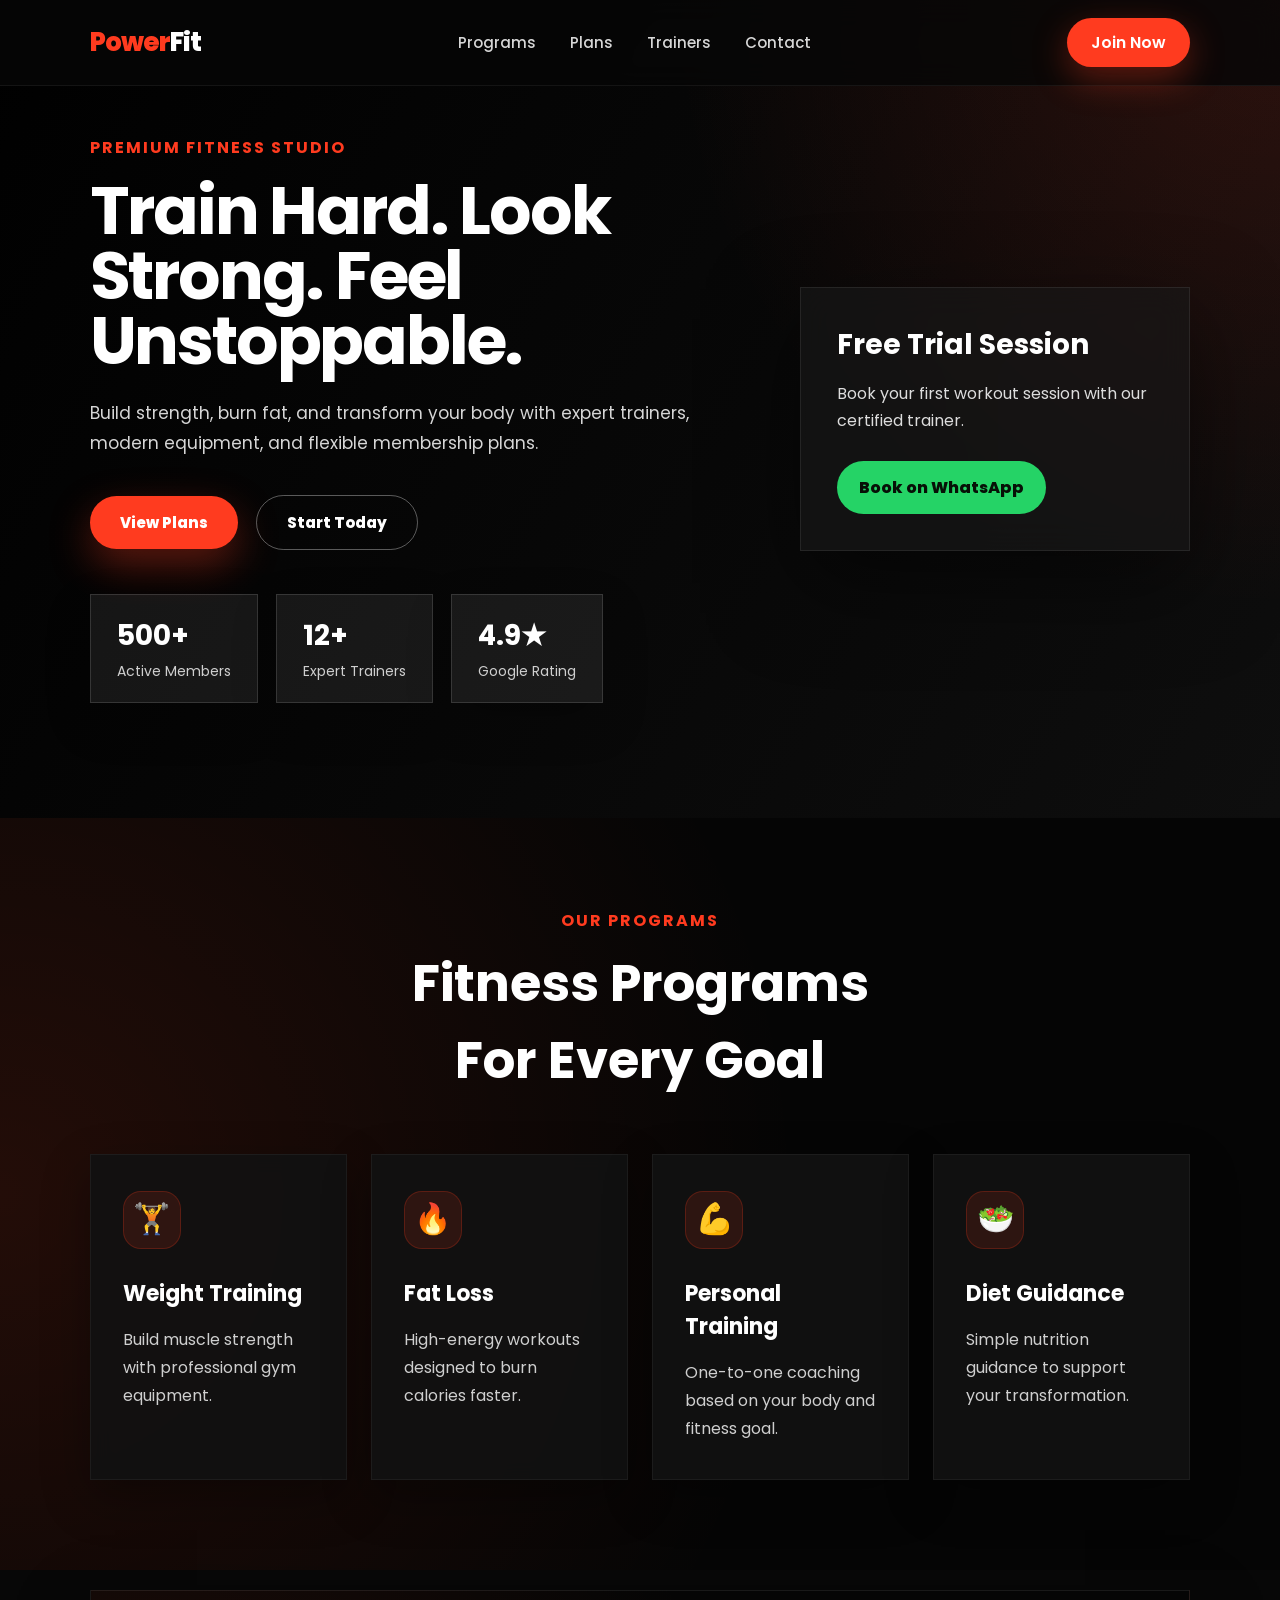
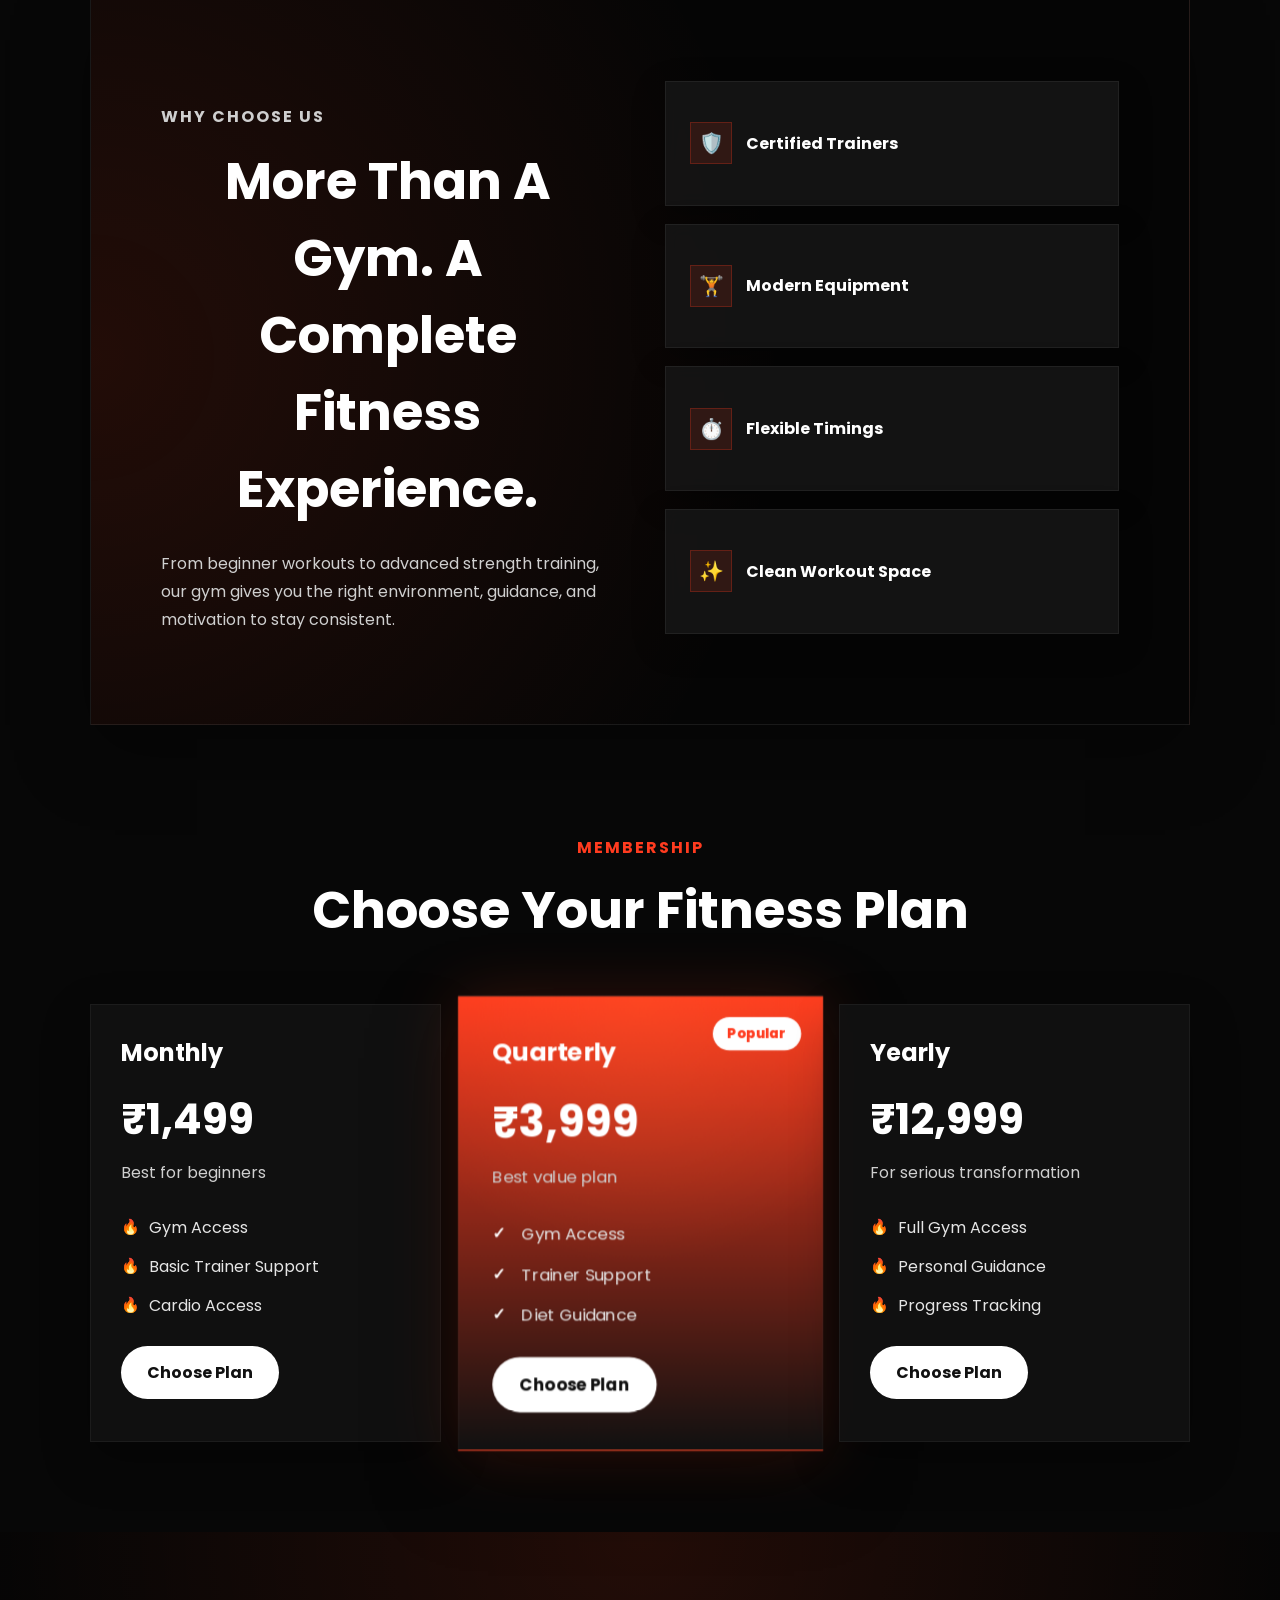
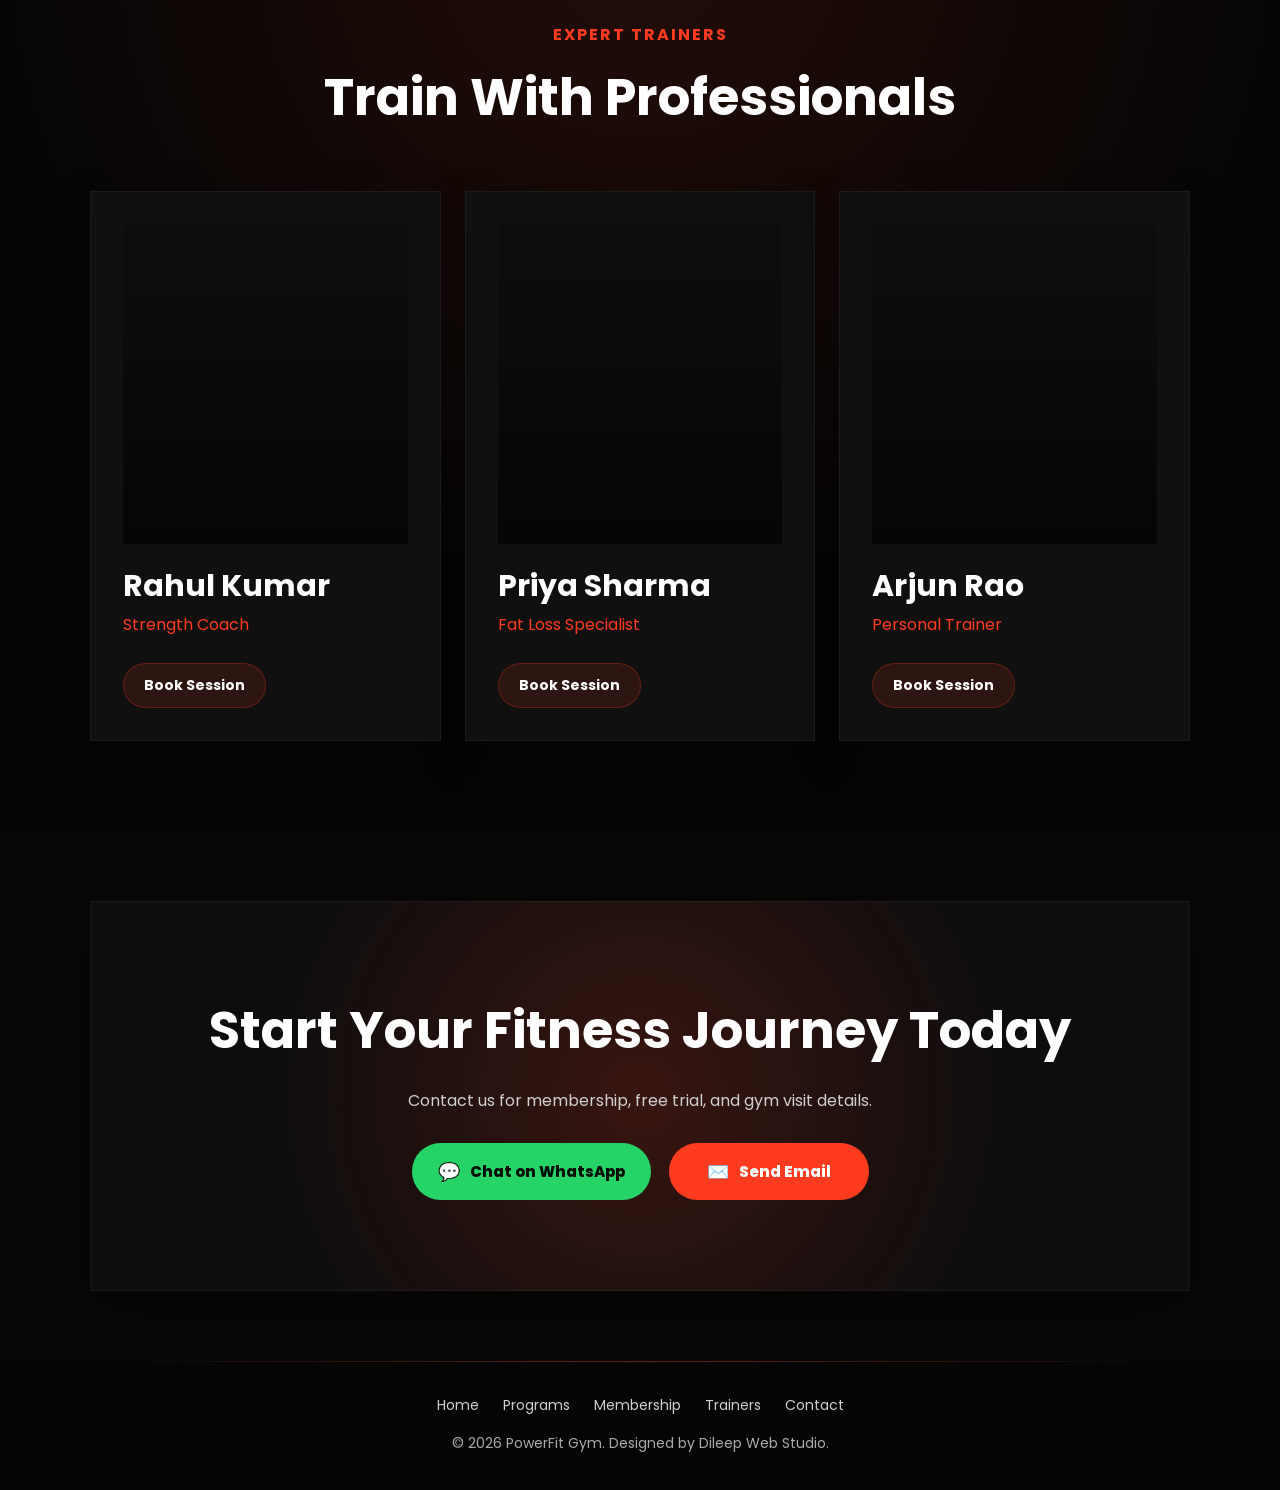
<file: gym/index.html>
<!DOCTYPE html>
<html lang="en">
<head>
  <meta charset="UTF-8" />
  <meta name="viewport" content="width=device-width, initial-scale=1.0" />
  <title>PowerFit Gym | Premium Fitness Website</title>
<link rel="icon" type="image/png"
href="/common/assets/logo.png">

<link rel="apple-touch-icon"
href="/common/assets/logo.png">
  <link rel="stylesheet" href="style.css" />

  <link rel="preconnect" href="https://fonts.googleapis.com">
  <link rel="preconnect" href="https://fonts.gstatic.com" crossorigin>
  <link
    href="https://fonts.googleapis.com/css2?family=Poppins:wght@400;500;600;700;800&display=swap"
    rel="stylesheet"
  />
</head>

<body>

  <!-- NAVBAR -->
  <header class="navbar">
    <a href="#" class="logo">
      <span>Power</span>Fit
    </a>

    <nav class="nav-menu" id="navMenu">
      <a href="#programs">Programs</a>
      <a href="#plans">Plans</a>
      <a href="#trainers">Trainers</a>
      <a href="#contact">Contact</a>
    </nav>

    <a href="#contact" class="nav-btn">Join Now</a>

    <button class="menu-toggle" id="menuToggle">☰</button>
  </header>

  <!-- HERO -->
  <section class="hero">
    <div class="hero-content">
      <p class="hero-tag">Premium Fitness Studio</p>
      <h1>Train Hard. Look Strong. Feel Unstoppable.</h1>
      <p class="hero-text">
        Build strength, burn fat, and transform your body with expert trainers,
        modern equipment, and flexible membership plans.
      </p>

      <div class="hero-buttons">
        <a href="#plans" class="primary-btn">View Plans</a>
        <a href="#contact" class="secondary-btn">Start Today</a>
      </div>

      <div class="hero-stats">
        <div>
          <h3>500+</h3>
          <p>Active Members</p>
        </div>
        <div>
          <h3>12+</h3>
          <p>Expert Trainers</p>
        </div>
        <div>
          <h3>4.9★</h3>
          <p>Google Rating</p>
        </div>
      </div>
    </div>

    <div class="hero-card">
      <h3>Free Trial Session</h3>
      <p>Book your first workout session with our certified trainer.</p>
      <a href="https://wa.me/917349753030?text=Hi%20I%20want%20to%20book%20a%20free%20gym%20trial%20session" target="_blank">
        Book on WhatsApp
      </a>
    </div>
  </section>

  <!-- PROGRAMS -->
  <section class="section programs-section" id="programs">
  <div class="section-heading">
    <p>Our Programs</p>
    <h2>Fitness Programs <span>For Every Goal</span></h2>
  </div>

  <div class="cards-grid">
    <div class="program-card">
      <div class="icon-box">🏋️</div>
      <h3>Weight Training</h3>
      <p>Build muscle strength with professional gym equipment.</p>
    </div>

    <div class="program-card">
      <div class="icon-box">🔥</div>
      <h3>Fat Loss</h3>
      <p>High-energy workouts designed to burn calories faster.</p>
    </div>

    <div class="program-card">
      <div class="icon-box">💪</div>
      <h3>Personal Training</h3>
      <p>One-to-one coaching based on your body and fitness goal.</p>
    </div>

    <div class="program-card">
      <div class="icon-box">🥗</div>
      <h3>Diet Guidance</h3>
      <p>Simple nutrition guidance to support your transformation.</p>
    </div>
  </div>
</section>

  <!-- WHY CHOOSE US -->
<section class="why-section">
  <div>
    <p class="small-title">Why Choose Us</p>
    <h2>More Than A Gym. A Complete Fitness Experience.</h2>
    <p>
      From beginner workouts to advanced strength training, our gym gives you
      the right environment, guidance, and motivation to stay consistent.
    </p>
  </div>

  <div class="why-list">
    <div><span>🛡️</span> Certified Trainers</div>
    <div><span>🏋️</span> Modern Equipment</div>
    <div><span>⏱️</span> Flexible Timings</div>
    <div><span>✨</span> Clean Workout Space</div>
  </div>
</section>

  <!-- PLANS -->
  <section class="section" id="plans">
    <div class="section-heading">
      <p>Membership</p>
      <h2>Choose Your Fitness Plan</h2>
    </div>

    <div class="pricing-grid">
      <div class="price-card">
        <h3>Monthly</h3>
        <h2>₹1,499</h2>
        <p>Best for beginners</p>
        <ul>
          <li>Gym Access</li>
          <li>Basic Trainer Support</li>
          <li>Cardio Access</li>
        </ul>
        <a href="#contact">Choose Plan</a>
      </div>

      <div class="price-card featured">
        <label>Popular</label>
        <h3>Quarterly</h3>
        <h2>₹3,999</h2>
        <p>Best value plan</p>
        <ul>
          <li>Gym Access</li>
          <li>Trainer Support</li>
          <li>Diet Guidance</li>
        </ul>
        <a href="#contact">Choose Plan</a>
      </div>

      <div class="price-card">
        <h3>Yearly</h3>
        <h2>₹12,999</h2>
        <p>For serious transformation</p>
        <ul>
          <li>Full Gym Access</li>
          <li>Personal Guidance</li>
          <li>Progress Tracking</li>
        </ul>
        <a href="#contact">Choose Plan</a>
      </div>
    </div>
  </section>

  <!-- TRAINERS -->
  <section class="section dark-section" id="trainers">
    <div class="section-heading">
      <p>Expert Trainers</p>
      <h2>Train With Professionals</h2>
    </div>

    <div class="trainer-grid">
      <div class="trainer-card">
        <div class="trainer-img"></div>
        <h3>Rahul Kumar</h3>
        <p>Strength Coach</p>
      </div>

      <div class="trainer-card">
        <div class="trainer-img trainer-2"></div>
        <h3>Priya Sharma</h3>
        <p>Fat Loss Specialist</p>
      </div>

      <div class="trainer-card">
        <div class="trainer-img trainer-3"></div>
        <h3>Arjun Rao</h3>
        <p>Personal Trainer</p>
      </div>
    </div>
  </section>

  <!-- CONTACT -->
  <section class="contact-section" id="contact">
    <h2>Start Your Fitness Journey Today</h2>
    <p>Contact us for membership, free trial, and gym visit details.</p>

    <div class="contact-buttons">
      <a class="whatsapp-btn" href="https://wa.me/917349753030?text=Hi%20I%20am%20interested%20in%20your%20gym%20membership" target="_blank">
        Chat on WhatsApp
      </a>

      <a class="email-btn" href="mailto:dileepwebstudio@gmail.com?subject=Gym Website Enquiry">
        Send Email
      </a>
    </div>
  </section>

  <!-- FOOTER -->
<footer>
  <div class="footer-links">
    <a href="#">Home</a>
    <a href="#programs">Programs</a>
    <a href="#plans">Membership</a>
    <a href="#trainers">Trainers</a>
    <a href="#contact">Contact</a>
  </div>

  <p>© 2026 PowerFit Gym. Designed by Dileep Web Studio.</p>
</footer>

  <script src="script.js"></script>
</body>
</html>
</file>
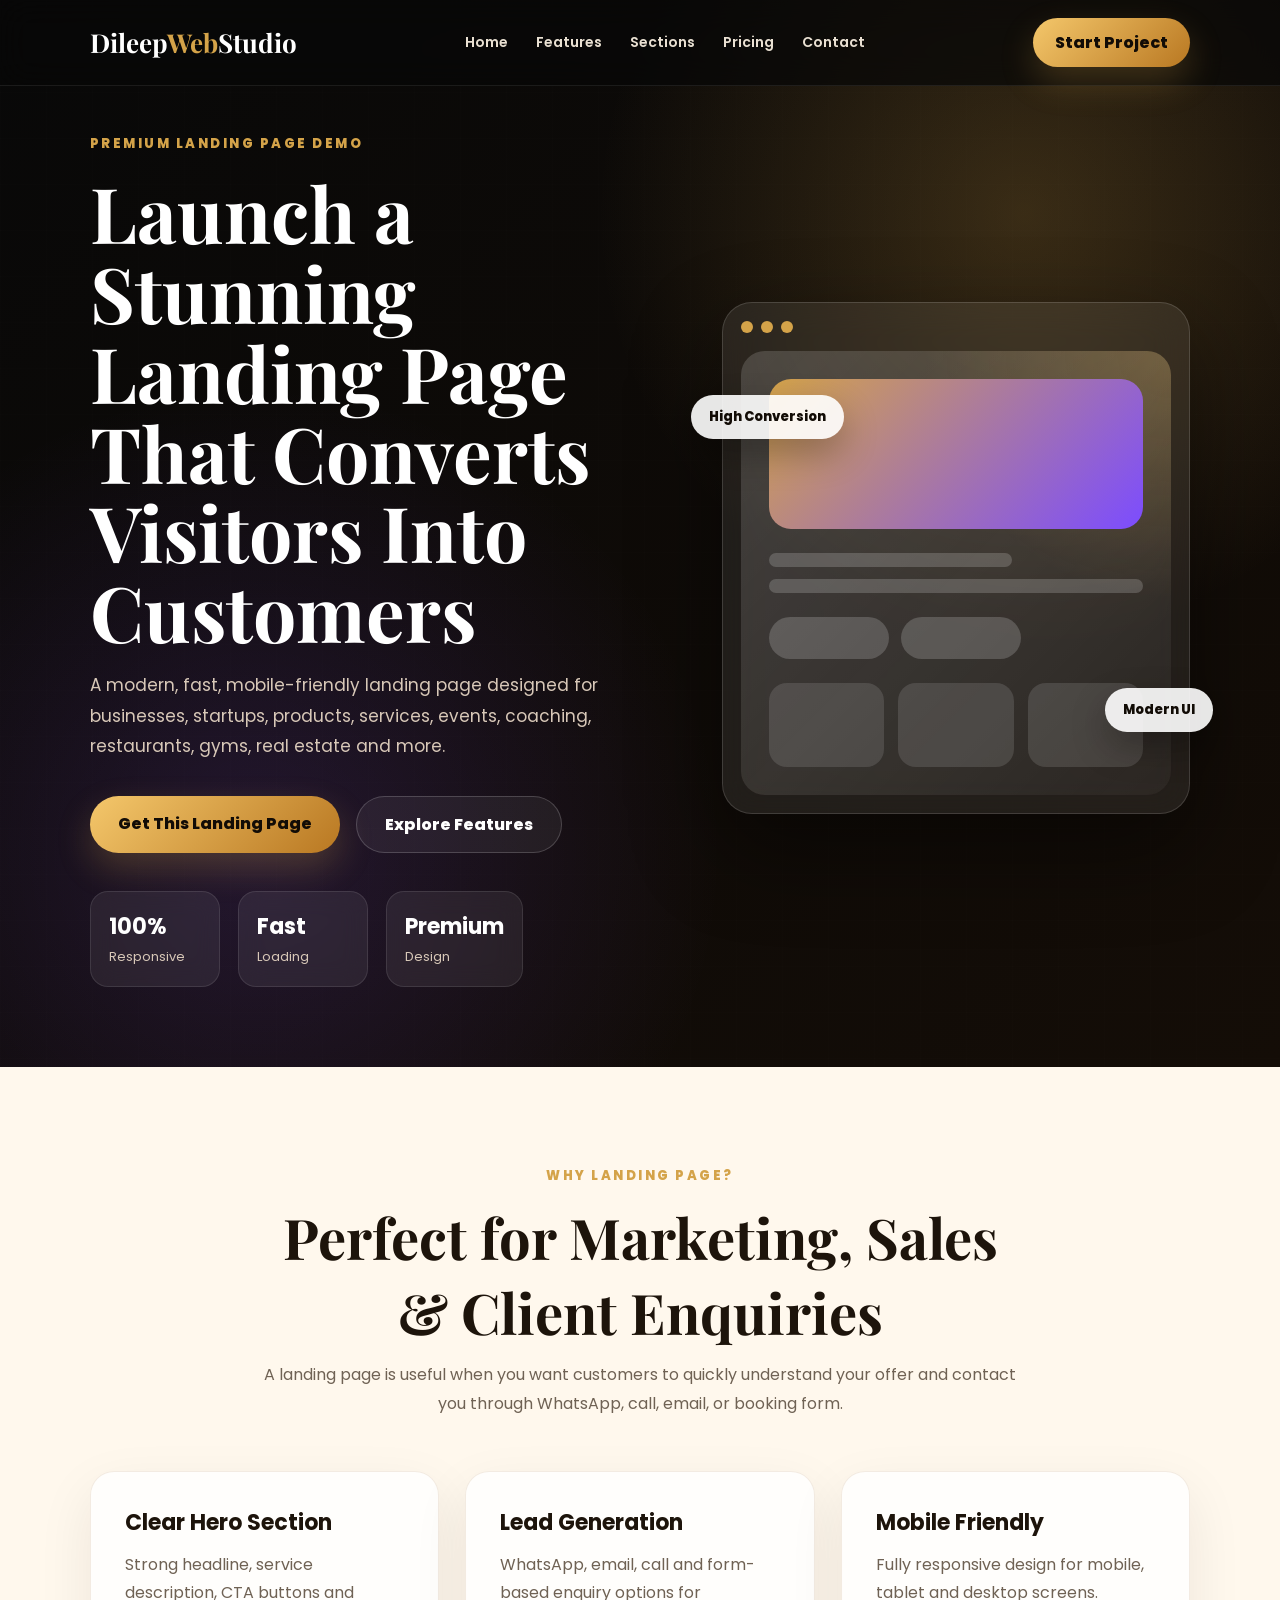
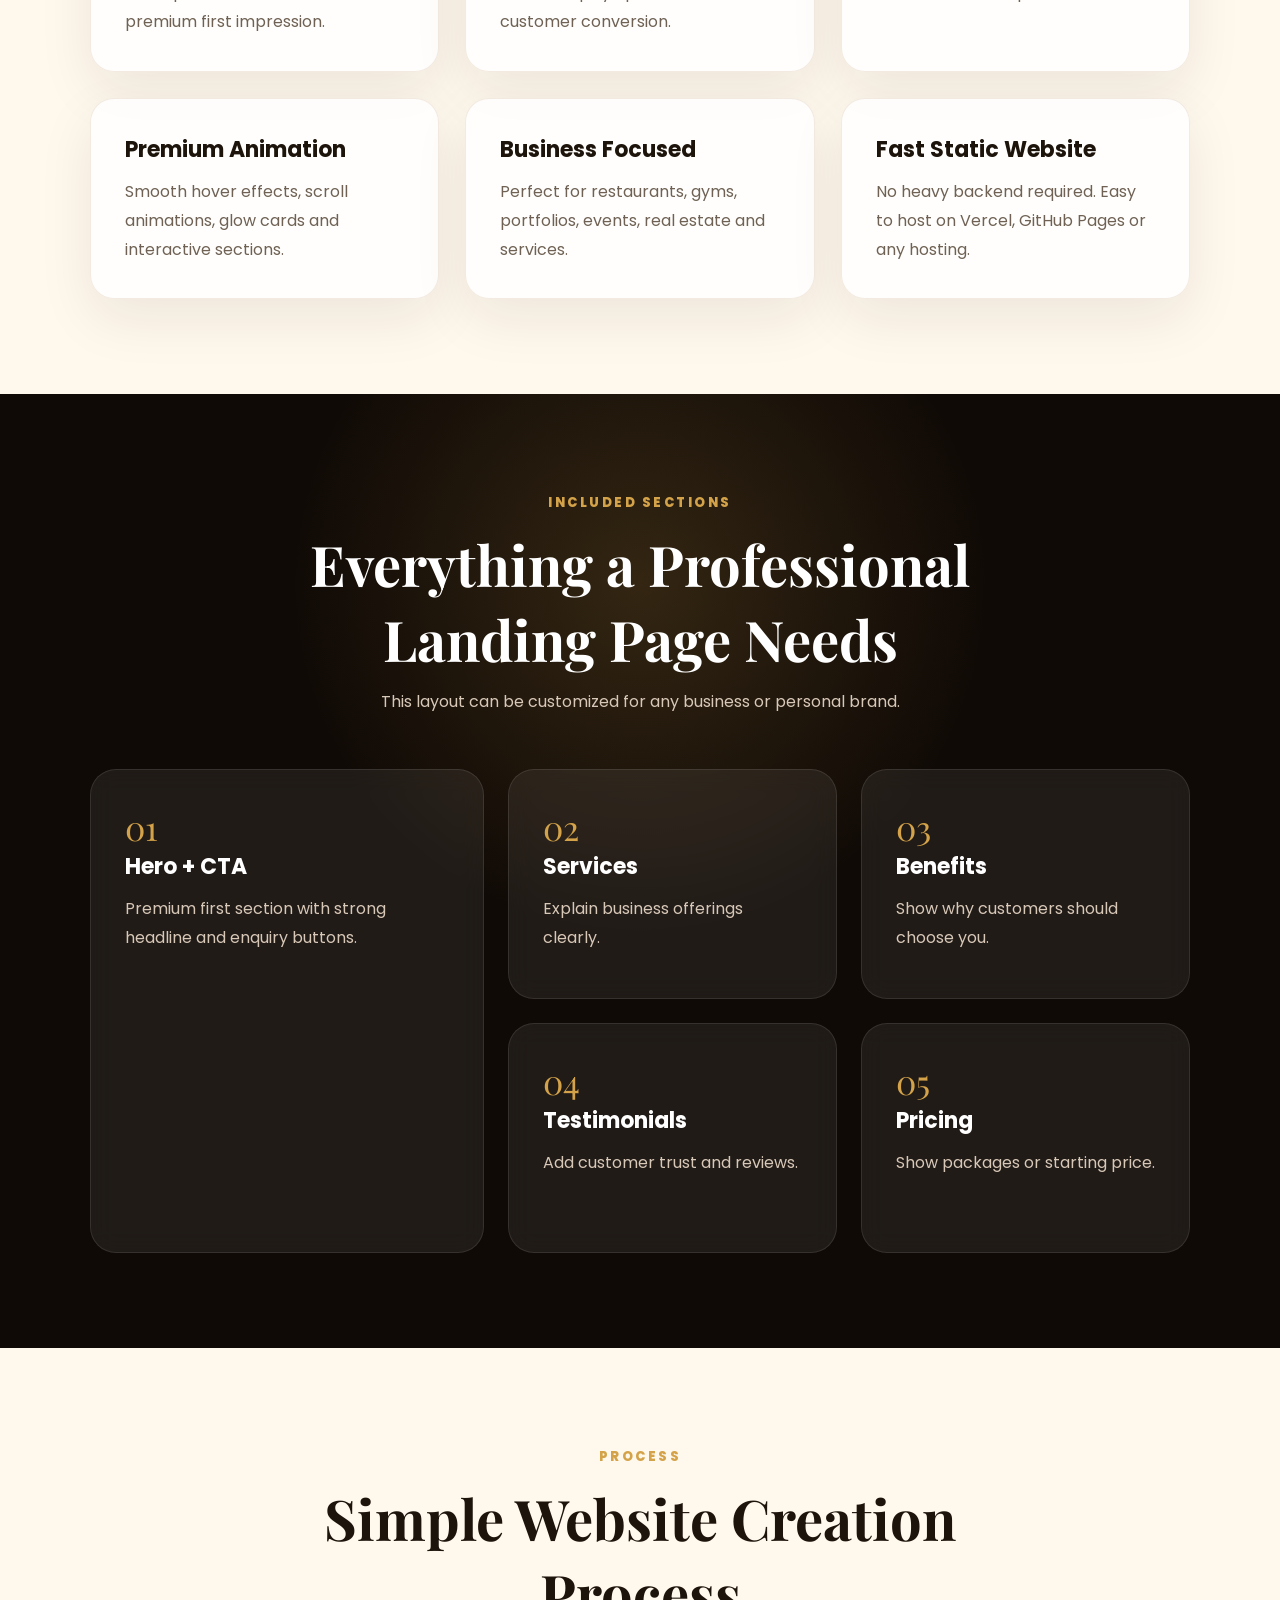
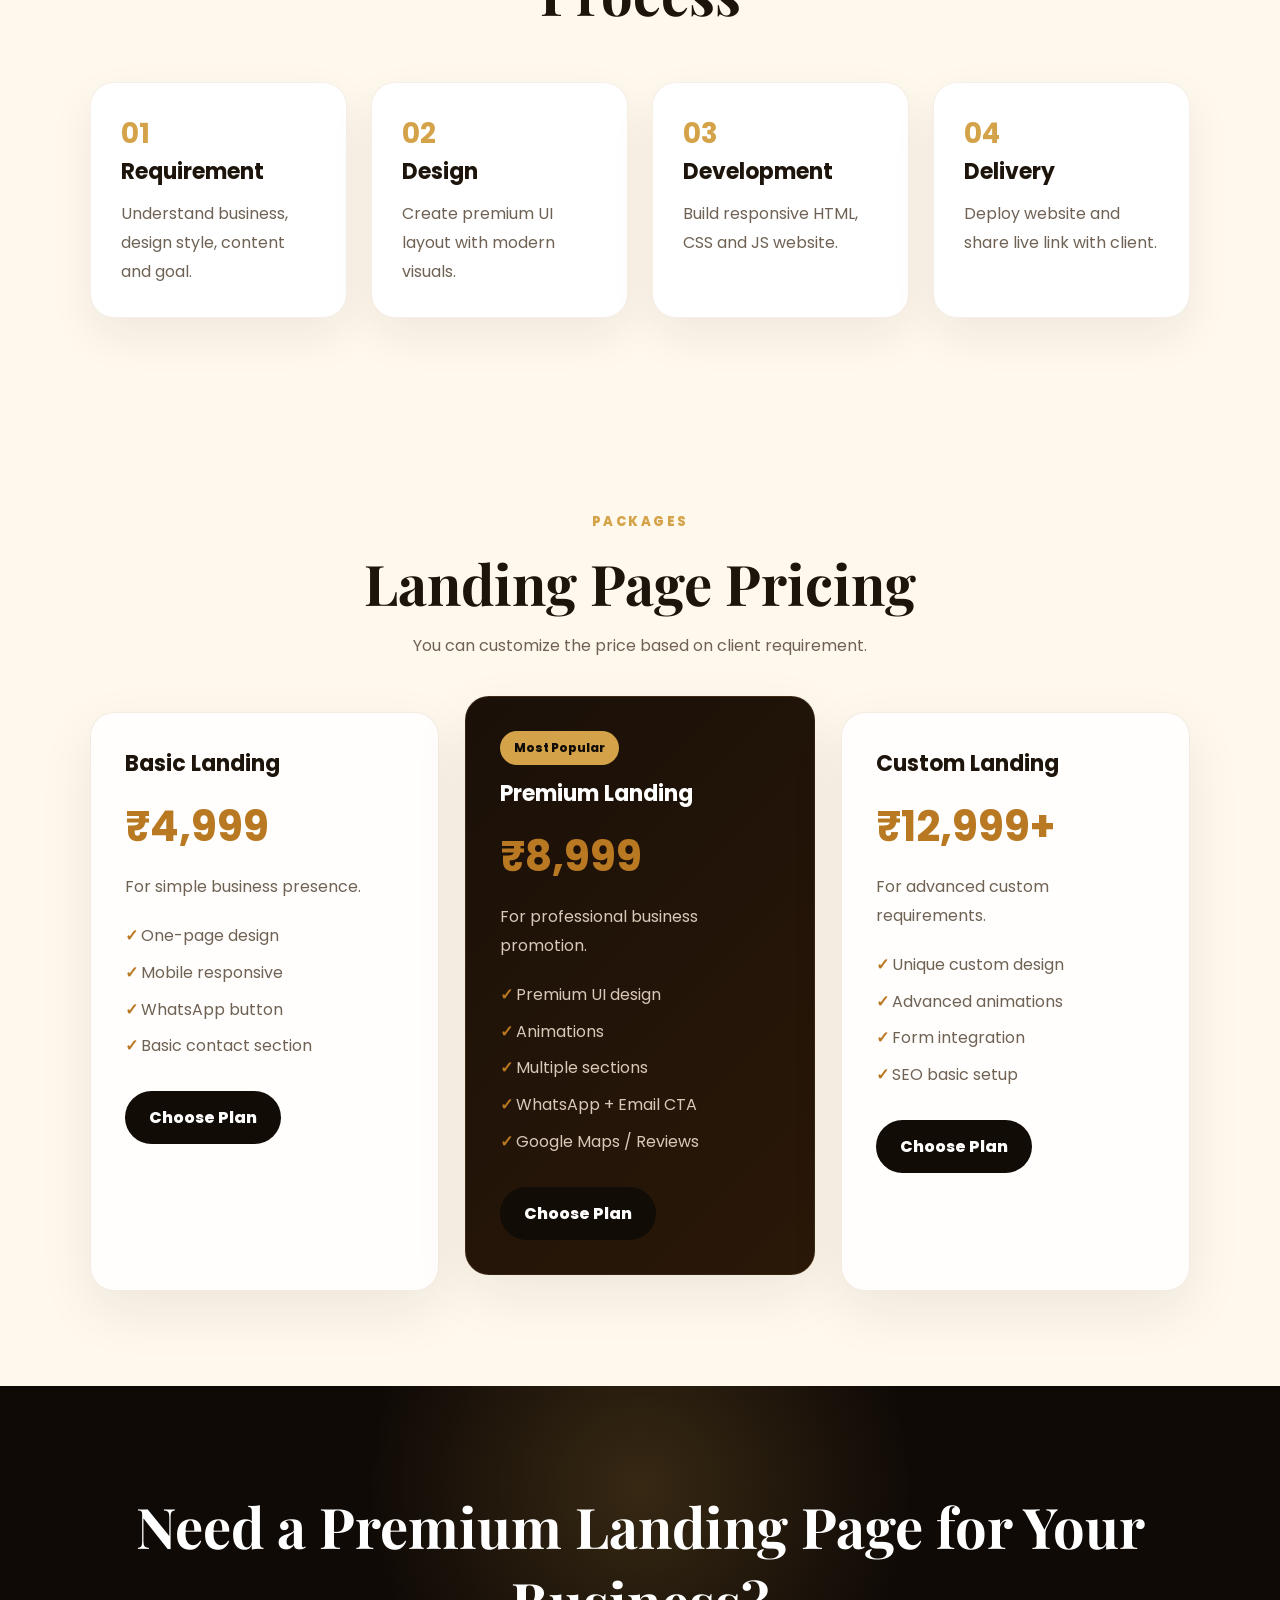
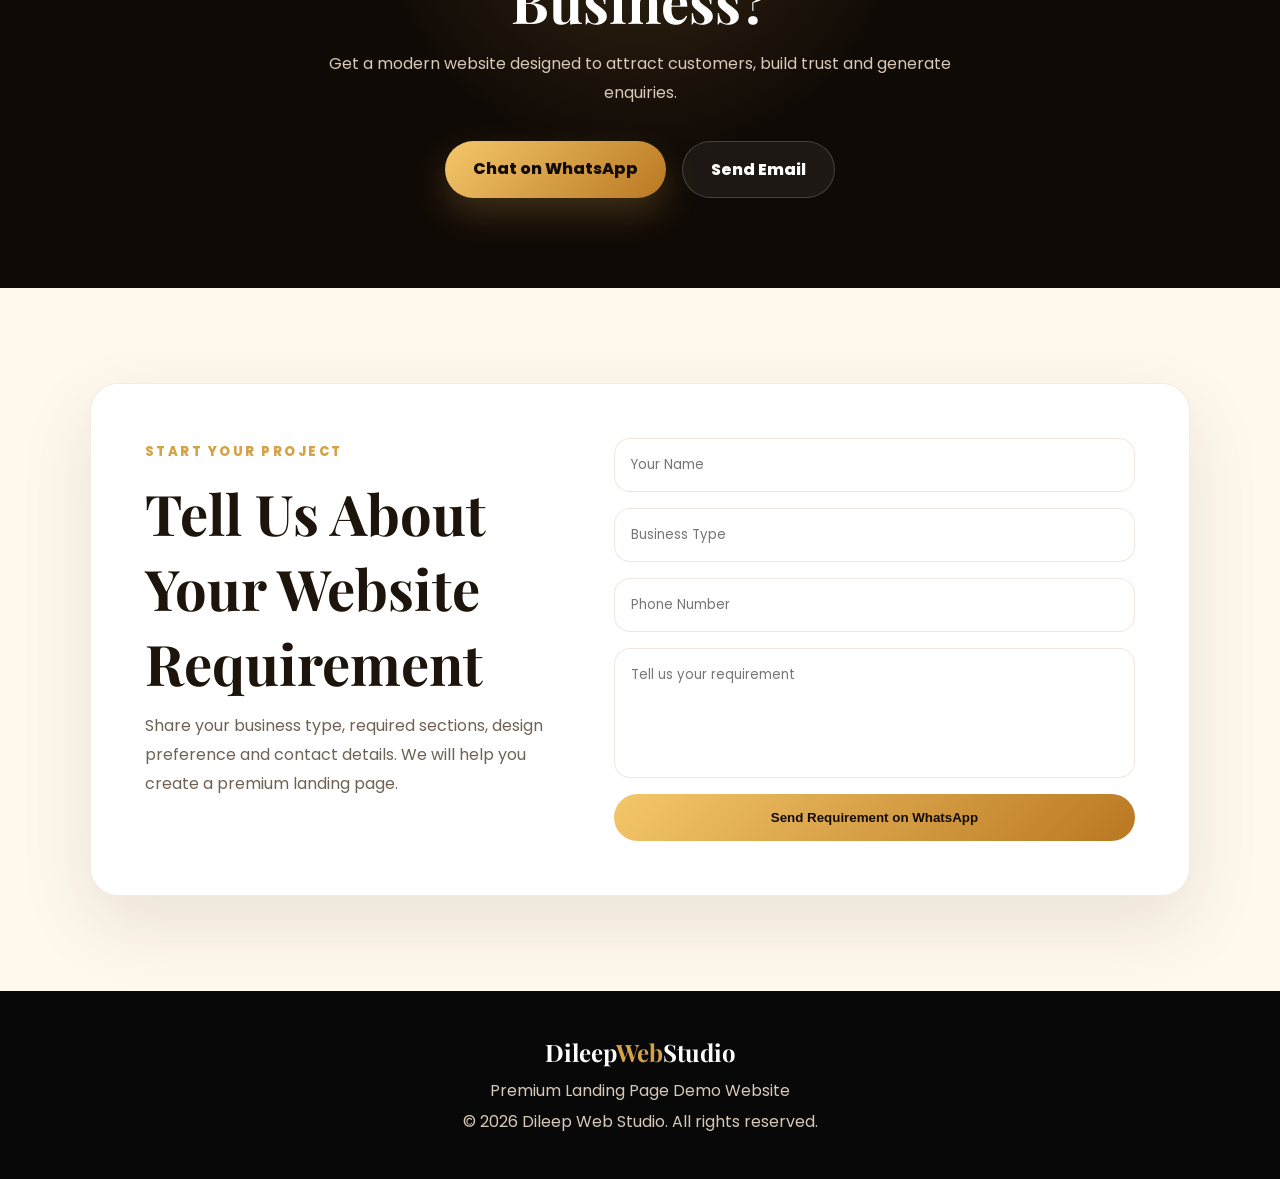
<file: landing-page/index.html>
<!DOCTYPE html>
<html lang="en">
<head>
  <meta charset="UTF-8" />
  <meta name="viewport" content="width=device-width, initial-scale=1.0" />

  <title>Premium Landing Page Demo | Dileep Web Studio</title>

  <link rel="icon" type="image/png" href="/common/assets/logo.png" />
  <link rel="stylesheet" href="style.css" />

  <link href="https://fonts.googleapis.com/css2?family=Playfair+Display:wght@600;700&family=Poppins:wght@400;500;600;700;800&display=swap" rel="stylesheet">
</head>

<body>

<header class="navbar">
  <a href="/index.html" class="logo">Dileep<span>Web</span>Studio</a>

  <nav class="nav-links" id="navLinks">
    <a href="#home">Home</a>
    <a href="#features">Features</a>
    <a href="#sections">Sections</a>
    <a href="#pricing">Pricing</a>
    <a href="#contact">Contact</a>
  </nav>

  <a href="#contact" class="nav-btn">Start Project</a>

  <button class="menu-btn" id="menuBtn">☰</button>
</header>

<section class="hero" id="home">
  <div class="hero-glow"></div>

  <div class="hero-content">
    <div class="hero-text">
      <span class="tag">Premium Landing Page Demo</span>

      <h1>Launch a Stunning Landing Page That Converts Visitors Into Customers</h1>

      <p>
        A modern, fast, mobile-friendly landing page designed for businesses, startups,
        products, services, events, coaching, restaurants, gyms, real estate and more.
      </p>

      <div class="hero-buttons">
        <a href="#contact" class="primary-btn">Get This Landing Page</a>
        <a href="#features" class="secondary-btn">Explore Features</a>
      </div>

      <div class="hero-stats">
        <div>
          <strong>100%</strong>
          <span>Responsive</span>
        </div>
        <div>
          <strong>Fast</strong>
          <span>Loading</span>
        </div>
        <div>
          <strong>Premium</strong>
          <span>Design</span>
        </div>
      </div>
    </div>

    <div class="hero-card">
      <div class="card-top">
        <span></span>
        <span></span>
        <span></span>
      </div>

      <div class="mockup">
        <div class="mockup-header"></div>
        <div class="mockup-line short"></div>
        <div class="mockup-line"></div>
        <div class="mockup-buttons">
          <span></span>
          <span></span>
        </div>
        <div class="mockup-grid">
          <div></div>
          <div></div>
          <div></div>
        </div>
      </div>

      <div class="floating-badge badge-one">High Conversion</div>
      <div class="floating-badge badge-two">Modern UI</div>
    </div>
  </div>
</section>

<section class="features section" id="features">
  <div class="section-heading">
    <span>Why Landing Page?</span>
    <h2>Perfect for Marketing, Sales & Client Enquiries</h2>
    <p>
      A landing page is useful when you want customers to quickly understand your offer
      and contact you through WhatsApp, call, email, or booking form.
    </p>
  </div>

  <div class="feature-grid">
    <div class="feature-card">
      <h3>Clear Hero Section</h3>
      <p>Strong headline, service description, CTA buttons and premium first impression.</p>
    </div>

    <div class="feature-card">
      <h3>Lead Generation</h3>
      <p>WhatsApp, email, call and form-based enquiry options for customer conversion.</p>
    </div>

    <div class="feature-card">
      <h3>Mobile Friendly</h3>
      <p>Fully responsive design for mobile, tablet and desktop screens.</p>
    </div>

    <div class="feature-card">
      <h3>Premium Animation</h3>
      <p>Smooth hover effects, scroll animations, glow cards and interactive sections.</p>
    </div>

    <div class="feature-card">
      <h3>Business Focused</h3>
      <p>Perfect for restaurants, gyms, portfolios, events, real estate and services.</p>
    </div>

    <div class="feature-card">
      <h3>Fast Static Website</h3>
      <p>No heavy backend required. Easy to host on Vercel, GitHub Pages or any hosting.</p>
    </div>
  </div>
</section>

<section class="showcase section" id="sections">
  <div class="section-heading light">
    <span>Included Sections</span>
    <h2>Everything a Professional Landing Page Needs</h2>
    <p>
      This layout can be customized for any business or personal brand.
    </p>
  </div>

  <div class="showcase-grid">
    <div class="showcase-card large">
      <span>01</span>
      <h3>Hero + CTA</h3>
      <p>Premium first section with strong headline and enquiry buttons.</p>
    </div>

    <div class="showcase-card">
      <span>02</span>
      <h3>Services</h3>
      <p>Explain business offerings clearly.</p>
    </div>

    <div class="showcase-card">
      <span>03</span>
      <h3>Benefits</h3>
      <p>Show why customers should choose you.</p>
    </div>

    <div class="showcase-card">
      <span>04</span>
      <h3>Testimonials</h3>
      <p>Add customer trust and reviews.</p>
    </div>

    <div class="showcase-card">
      <span>05</span>
      <h3>Pricing</h3>
      <p>Show packages or starting price.</p>
    </div>
  </div>
</section>

<section class="process section">
  <div class="section-heading">
    <span>Process</span>
    <h2>Simple Website Creation Process</h2>
  </div>

  <div class="process-line">
    <div>
      <strong>01</strong>
      <h3>Requirement</h3>
      <p>Understand business, design style, content and goal.</p>
    </div>

    <div>
      <strong>02</strong>
      <h3>Design</h3>
      <p>Create premium UI layout with modern visuals.</p>
    </div>

    <div>
      <strong>03</strong>
      <h3>Development</h3>
      <p>Build responsive HTML, CSS and JS website.</p>
    </div>

    <div>
      <strong>04</strong>
      <h3>Delivery</h3>
      <p>Deploy website and share live link with client.</p>
    </div>
  </div>
</section>

<section class="pricing section" id="pricing">
  <div class="section-heading">
    <span>Packages</span>
    <h2>Landing Page Pricing</h2>
    <p>You can customize the price based on client requirement.</p>
  </div>

  <div class="pricing-grid">
    <div class="price-card">
      <h3>Basic Landing</h3>
      <h2>₹4,999</h2>
      <p>For simple business presence.</p>
      <ul>
        <li>One-page design</li>
        <li>Mobile responsive</li>
        <li>WhatsApp button</li>
        <li>Basic contact section</li>
      </ul>
      <a href="#contact">Choose Plan</a>
    </div>

    <div class="price-card featured">
      <span class="popular">Most Popular</span>
      <h3>Premium Landing</h3>
      <h2>₹8,999</h2>
      <p>For professional business promotion.</p>
      <ul>
        <li>Premium UI design</li>
        <li>Animations</li>
        <li>Multiple sections</li>
        <li>WhatsApp + Email CTA</li>
        <li>Google Maps / Reviews</li>
      </ul>
      <a href="#contact">Choose Plan</a>
    </div>

    <div class="price-card">
      <h3>Custom Landing</h3>
      <h2>₹12,999+</h2>
      <p>For advanced custom requirements.</p>
      <ul>
        <li>Unique custom design</li>
        <li>Advanced animations</li>
        <li>Form integration</li>
        <li>SEO basic setup</li>
      </ul>
      <a href="#contact">Choose Plan</a>
    </div>
  </div>
</section>

<section class="cta">
  <h2>Need a Premium Landing Page for Your Business?</h2>
  <p>
    Get a modern website designed to attract customers, build trust and generate enquiries.
  </p>

  <div class="cta-buttons">
    <a href="https://wa.me/917349753030?text=Hi, I want a premium landing page website" target="_blank">
      Chat on WhatsApp
    </a>

    <a href="mailto:dileepvait@gmail.com?subject=Landing Page Website Requirement">
      Send Email
    </a>
  </div>
</section>

<section class="contact section" id="contact">
  <div class="contact-box">
    <div>
      <span>Start Your Project</span>
      <h2>Tell Us About Your Website Requirement</h2>
      <p>
        Share your business type, required sections, design preference and contact details.
        We will help you create a premium landing page.
      </p>
    </div>

    <form id="contactForm">
      <input type="text" id="name" placeholder="Your Name" required>
      <input type="text" id="business" placeholder="Business Type" required>
      <input type="tel" id="phone" placeholder="Phone Number" required>
      <textarea id="message" placeholder="Tell us your requirement" required></textarea>
      <button type="submit">Send Requirement on WhatsApp</button>
    </form>
  </div>
</section>

<footer class="footer">
  <h2>Dileep<span>Web</span>Studio</h2>
  <p>Premium Landing Page Demo Website</p>
  <p>© 2026 Dileep Web Studio. All rights reserved.</p>
</footer>

<script src="script.js"></script>
</body>
</html>
</file>
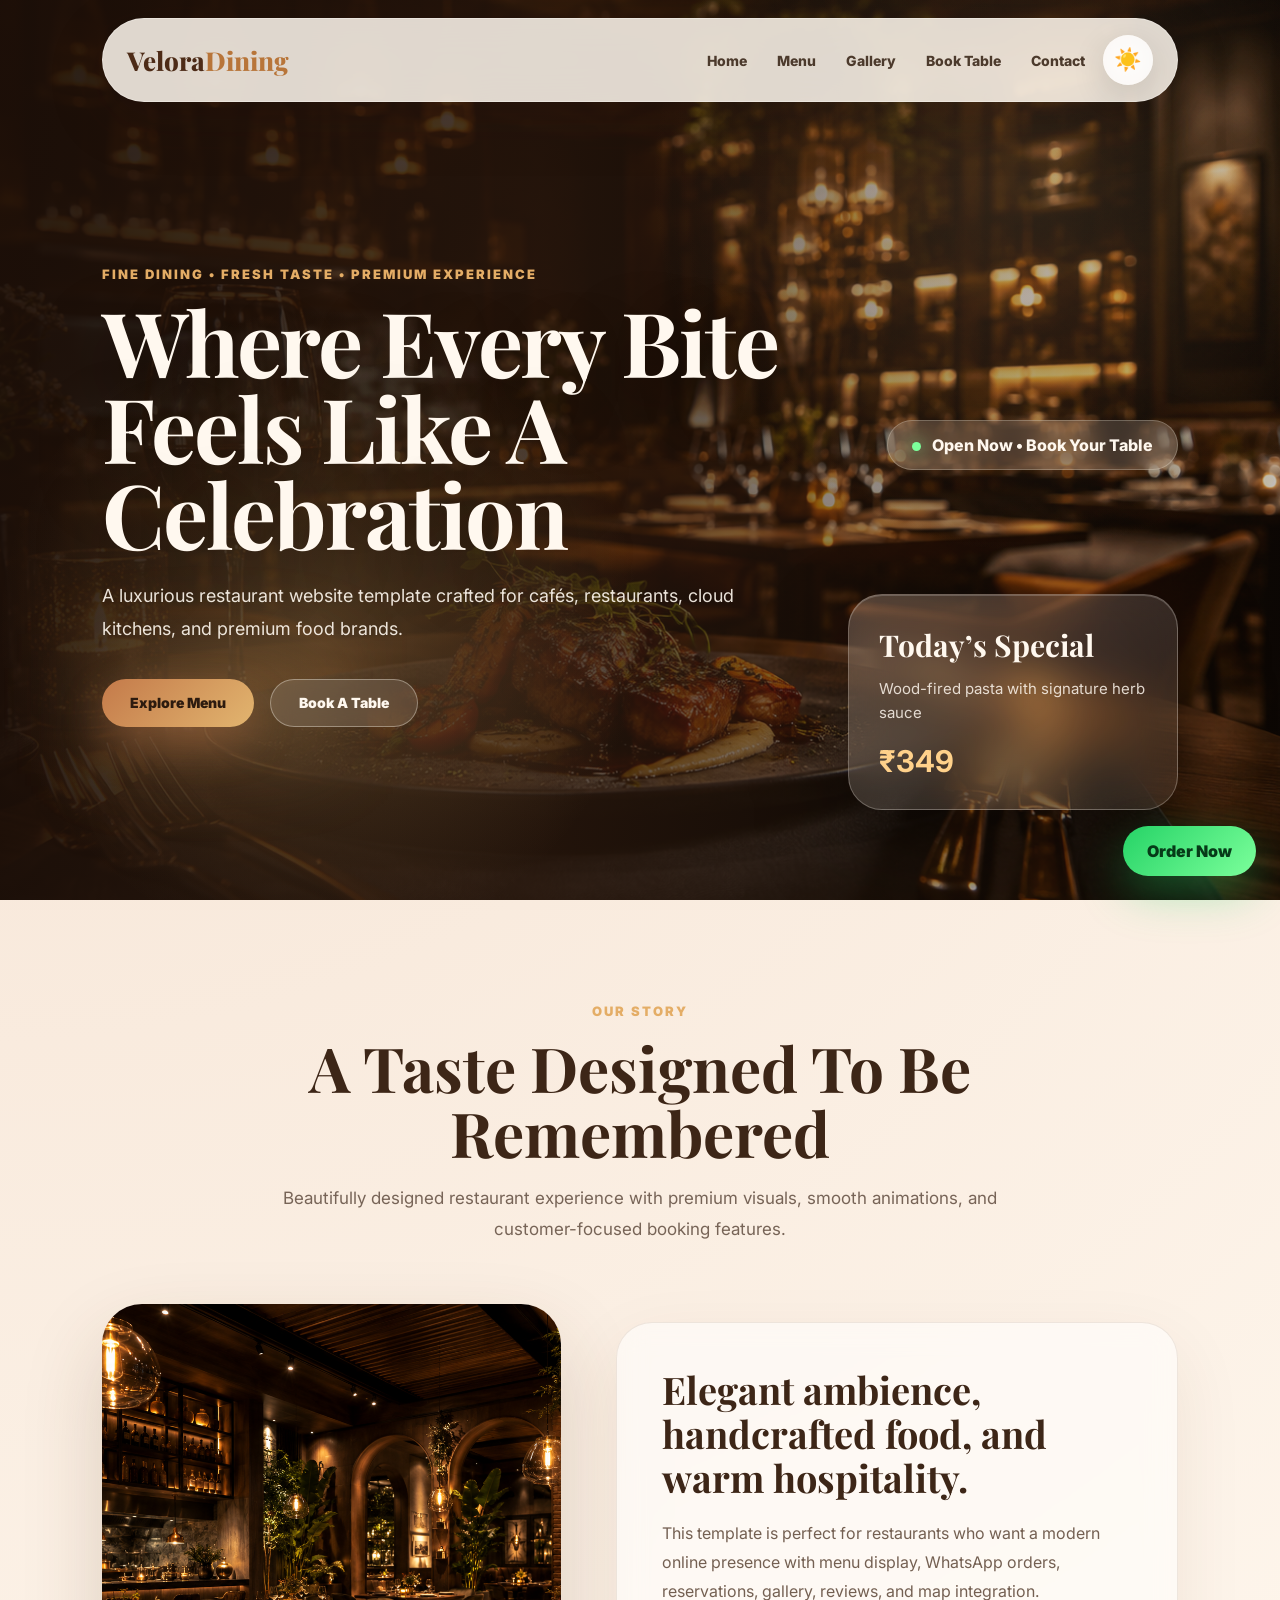
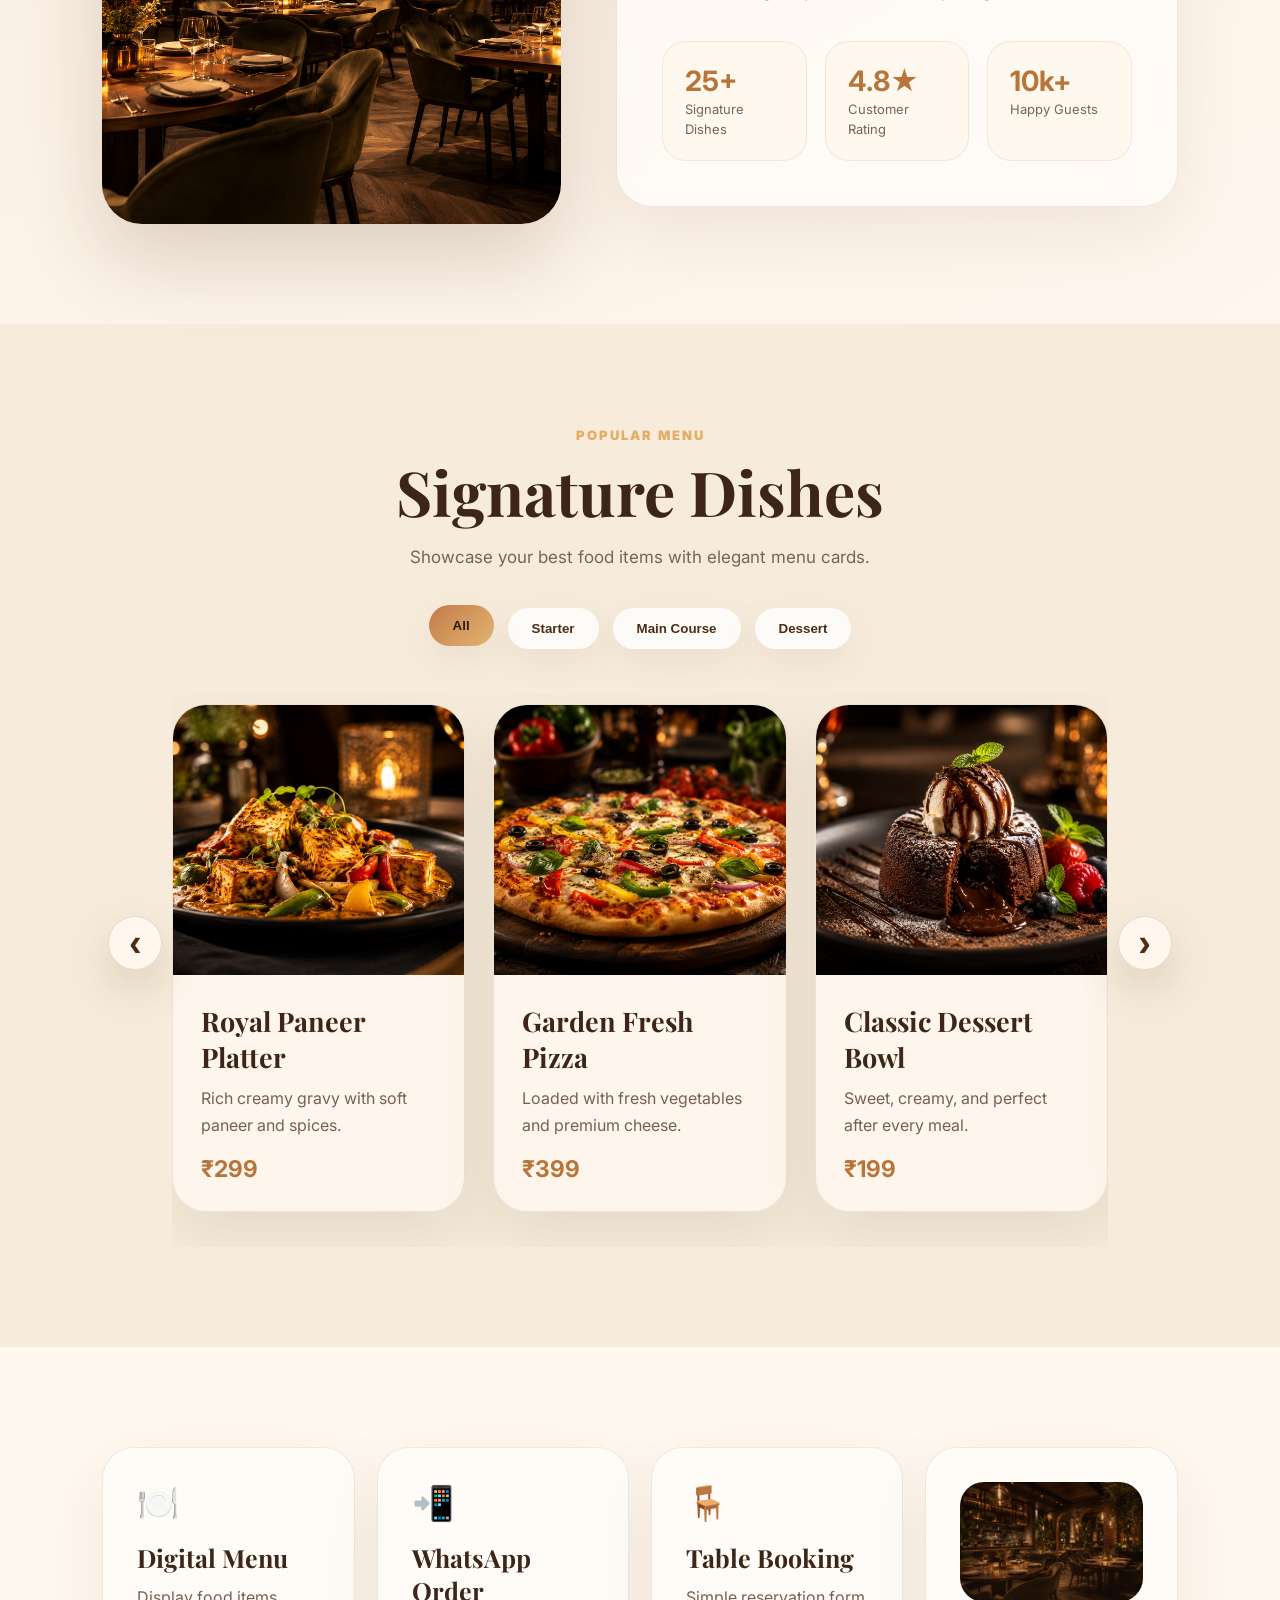
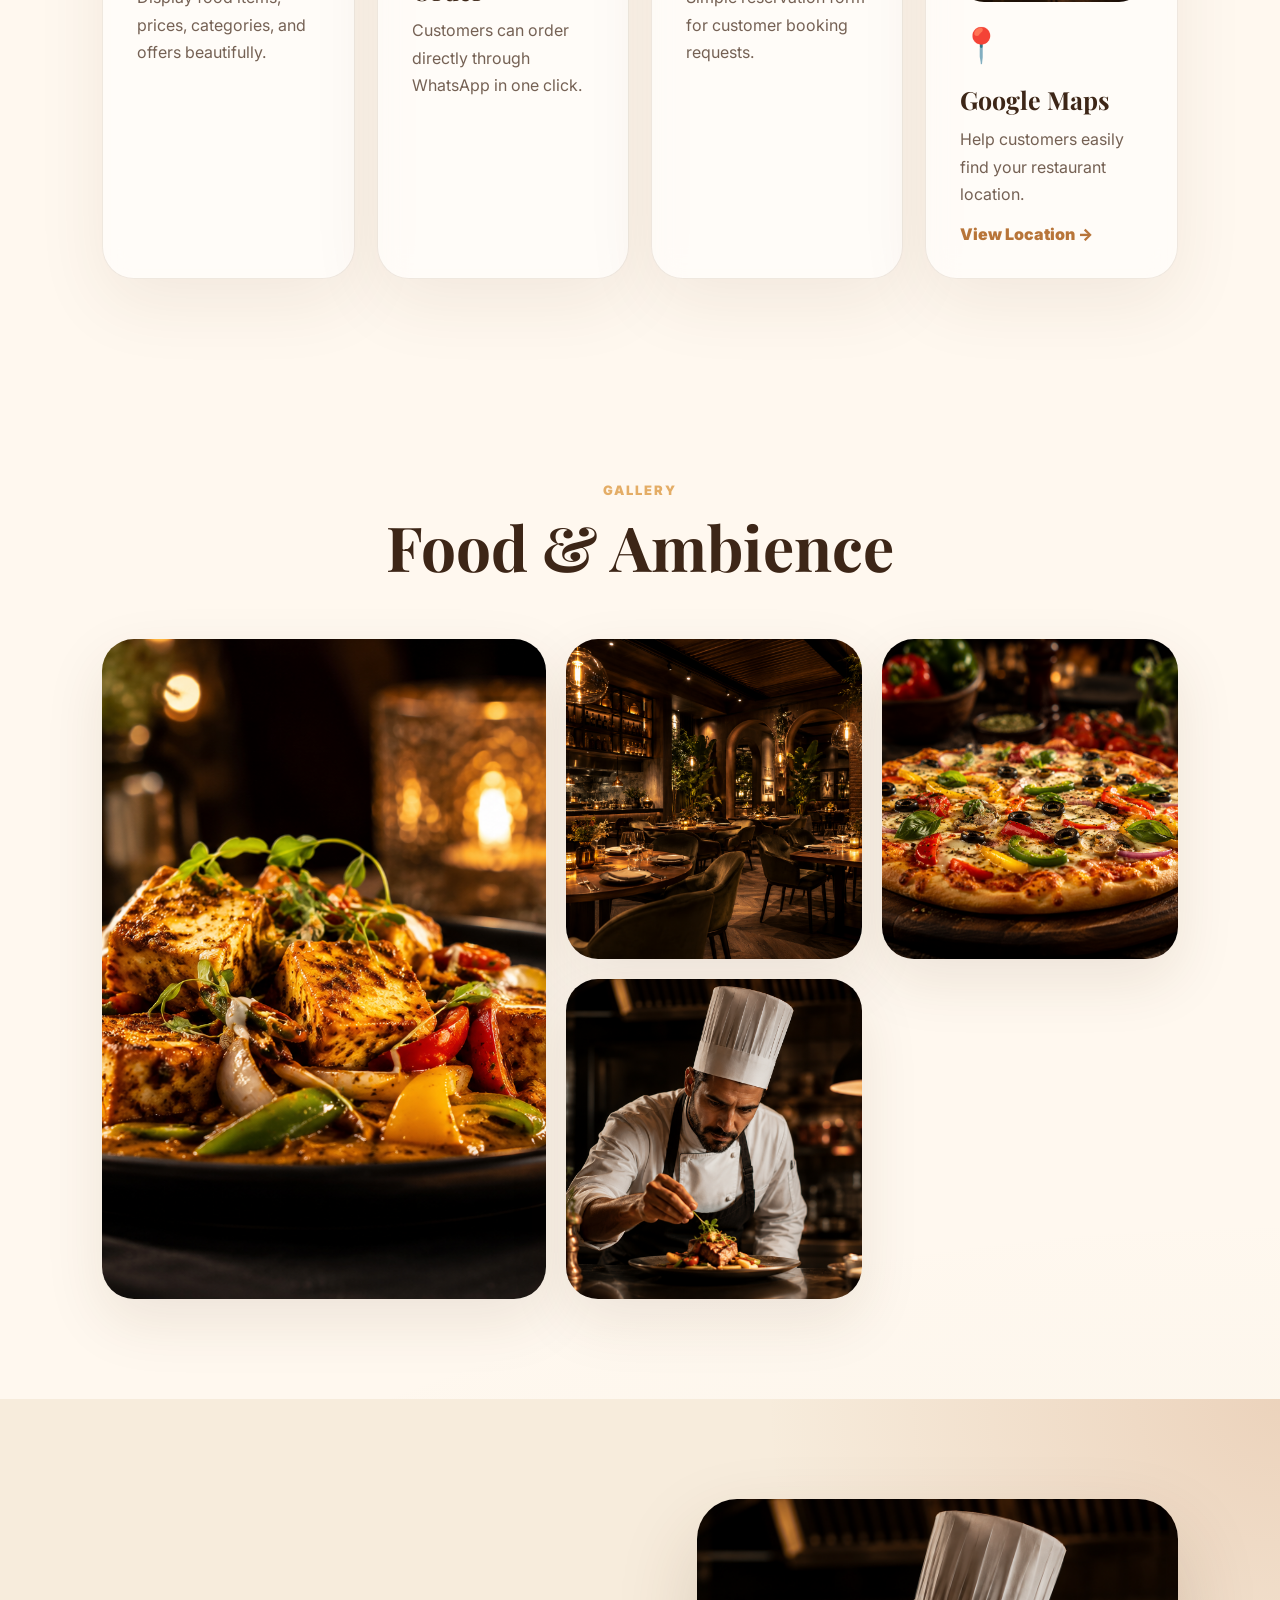
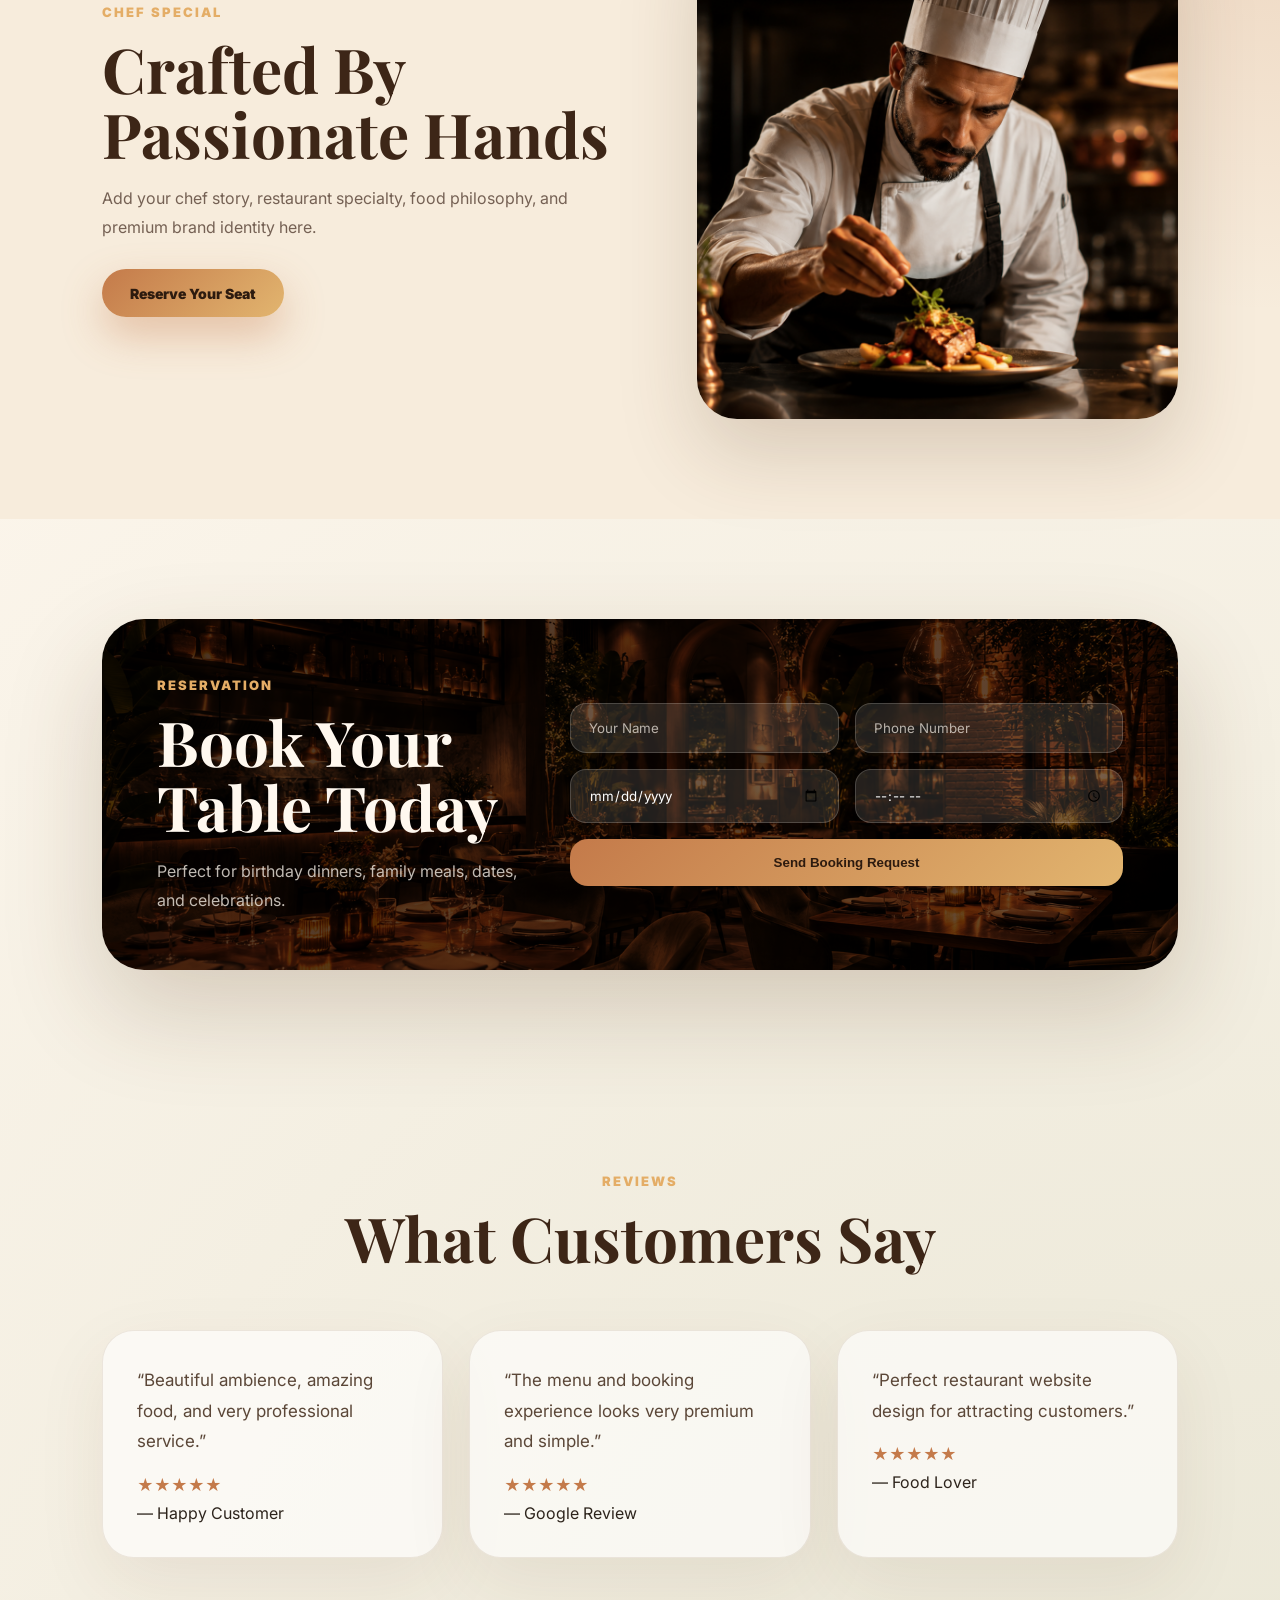
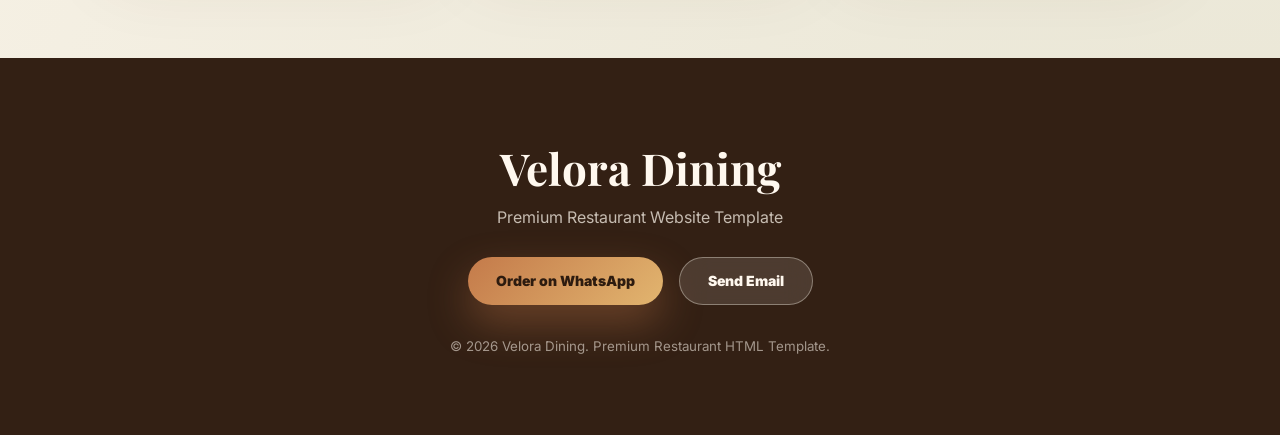
<file: templates/premium-restaurant/index.html>
<!DOCTYPE html>
<html lang="en">
<head>
  <meta charset="UTF-8" />
  <meta name="viewport" content="width=device-width, initial-scale=1.0" />
  <title>Velora Dining | Premium Restaurant Template</title>

  <link rel="stylesheet" href="style.css" />

  <link href="https://fonts.googleapis.com/css2?family=Playfair+Display:wght@600;700;800&family=Inter:wght@400;500;600;700&display=swap" rel="stylesheet">
</head>

<body>

  <header class="header">
    <nav class="navbar">
      <a href="#" class="logo">Velora<span>Dining</span></a>

      <button class="menu-btn" id="menuBtn">☰</button>

      <div class="nav-links" id="navLinks">
        <a href="#home">Home</a>
        <a href="#menu">Menu</a>
        <a href="#gallery">Gallery</a>
        <a href="#booking">Book Table</a>
        <a href="#contact">Contact</a>
      </div>
      <button id="themeToggle" class="theme-toggle">
    ☀️
</button>
    </nav>
  </header>

  <section class="hero" id="home">
    <div class="hero-overlay"></div>

    <div class="hero-content">
      <span class="tag">Fine Dining • Fresh Taste • Premium Experience</span>
      <h1>Where Every Bite Feels Like A Celebration</h1>
      <p>
        A luxurious restaurant website template crafted for cafés, restaurants,
        cloud kitchens, and premium food brands.
      </p>

      <div class="hero-buttons">
        <a href="#menu" class="btn primary">Explore Menu</a>
        <a href="#booking" class="btn secondary">Book A Table</a>
      </div>
    </div>
<a href="#booking" class="hero-badge">
  <span></span>
  Open Now • Book Your Table
</a>
    <div class="hero-card">
      <h3>Today’s Special</h3>
      <p>Wood-fired pasta with signature herb sauce</p>
      <strong>₹349</strong>
    </div>
  </section>

  <section class="about section">
    <div class="section-title">
      <span>Our Story</span>
      <h2>A Taste Designed To Be Remembered</h2>
      <p>
        Beautifully designed restaurant experience with premium visuals,
        smooth animations, and customer-focused booking features.
      </p>
    </div>

    <div class="about-grid">
      <div class="about-img">
        <img src="images/interior.png" alt="Restaurant Interior">
      </div>

      <div class="about-content">
        <h3>Elegant ambience, handcrafted food, and warm hospitality.</h3>
        <p>
          This template is perfect for restaurants who want a modern online
          presence with menu display, WhatsApp orders, reservations, gallery,
          reviews, and map integration.
        </p>

        <div class="stats">
          <div>
            <strong>25+</strong>
            <span>Signature Dishes</span>
          </div>
          <div>
            <strong>4.8★</strong>
            <span>Customer Rating</span>
          </div>
          <div>
            <strong>10k+</strong>
            <span>Happy Guests</span>
          </div>
        </div>
      </div>
    </div>
  </section>

<section class="menu section" id="menu">
  <div class="section-title">
    <span>Popular Menu</span>
    <h2>Signature Dishes</h2>
    <p>Showcase your best food items with elegant menu cards.</p>
  </div>

  <div class="menu-filters">
    <button class="filter-btn active" data-filter="all">All</button>
    <button class="filter-btn" data-filter="starter">Starter</button>
    <button class="filter-btn" data-filter="main">Main Course</button>
    <button class="filter-btn" data-filter="dessert">Dessert</button>
  </div>

  <div class="menu-slider-wrap">
    <button class="menu-arrow left" id="menuPrev">‹</button>

    <div class="menu-grid" id="menuGrid">
      <div class="menu-card" data-category="main">
        <img src="images/food-1.png" alt="">
        <div>
          <h3>Royal Paneer Platter</h3>
          <p>Rich creamy gravy with soft paneer and spices.</p>
          <strong>₹299</strong>
        </div>
      </div>

      <div class="menu-card" data-category="main">
        <img src="images/food-2.png" alt="">
        <div>
          <h3>Garden Fresh Pizza</h3>
          <p>Loaded with fresh vegetables and premium cheese.</p>
          <strong>₹399</strong>
        </div>
      </div>

      <div class="menu-card" data-category="dessert">
        <img src="images/food-3.png" alt="">
        <div>
          <h3>Classic Dessert Bowl</h3>
          <p>Sweet, creamy, and perfect after every meal.</p>
          <strong>₹199</strong>
        </div>
      </div>

      <div class="menu-card" data-category="starter">
        <img src="images/food-4.png" alt="">
        <div>
          <h3>Crispy Veg Bites</h3>
          <p>Golden fried starter served with creamy dip.</p>
          <strong>₹149</strong>
        </div>
      </div>

      <div class="menu-card" data-category="starter">
        <img src="images/food-5.png" alt="">
        <div>
          <h3>Cheese Garlic Toast</h3>
          <p>Crunchy bread topped with garlic butter and cheese.</p>
          <strong>₹179</strong>
        </div>
      </div>

      <div class="menu-card" data-category="starter">
        <img src="images/food-6.png" alt="">
        <div>
          <h3>Tandoori Paneer Tikka</h3>
          <p>Smoky paneer cubes with capsicum and spices.</p>
          <strong>₹249</strong>
        </div>
      </div>

      <div class="menu-card" data-category="main">
        <img src="images/food-7.png" alt="">
        <div>
          <h3>Italian Herb Pasta</h3>
          <p>Creamy pasta tossed with herbs and vegetables.</p>
          <strong>₹329</strong>
        </div>
      </div>

      <div class="menu-card" data-category="dessert">
        <img src="images/food-8.png" alt="">
        <div>
          <h3>Berry Ice Cream Bowl</h3>
          <p>Vanilla scoop, berries, chocolate drizzle, and mint.</p>
          <strong>₹169</strong>
        </div>
      </div>
    </div>

    <button class="menu-arrow right" id="menuNext">›</button>
  </div>
</section>

  <section class="features section">
  <div class="feature-card">
    <span>🍽️</span>
    <h3>Digital Menu</h3>
    <p>Display food items, prices, categories, and offers beautifully.</p>
  </div>

  <div class="feature-card">
    <span>📲</span>
    <h3>WhatsApp Order</h3>
    <p>Customers can order directly through WhatsApp in one click.</p>
  </div>

  <div class="feature-card">
    <span>🪑</span>
    <h3>Table Booking</h3>
    <p>Simple reservation form for customer booking requests.</p>
  </div>

  <div class="feature-card map-card">
    <div class="map-preview"></div>
    <span>📍</span>
    <h3>Google Maps</h3>
    <p>Help customers easily find your restaurant location.</p>
    <a href="https://maps.google.com" target="_blank">View Location →</a>
  </div>
</section>

  <section class="gallery section" id="gallery">
    <div class="section-title">
      <span>Gallery</span>
      <h2>Food & Ambience</h2>
    </div>

    <div class="gallery-grid">
      <img src="images/food-1.png" alt="">
      <img src="images/interior.png" alt="">
      <img src="images/food-2.png" alt="">
      <img src="images/chef.png" alt="">
    </div>
  </section>

  <section class="chef section">
    <div class="chef-content">
      <span>Chef Special</span>
      <h2>Crafted By Passionate Hands</h2>
      <p>
        Add your chef story, restaurant specialty, food philosophy,
        and premium brand identity here.
      </p>
      <a href="#booking" class="btn primary">Reserve Your Seat</a>
    </div>

    <div class="chef-img">
      <img src="images/chef.png" alt="Chef">
    </div>
  </section>

  <section class="booking section" id="booking">
    <div class="booking-box">
      <div>
        <span>Reservation</span>
        <h2>Book Your Table Today</h2>
        <p>Perfect for birthday dinners, family meals, dates, and celebrations.</p>
      </div>

      <form>
        <input type="text" placeholder="Your Name">
        <input type="tel" placeholder="Phone Number">
        <input type="date">
        <input type="time">
        <button type="submit">Send Booking Request</button>
      </form>
    </div>
  </section>

  <section class="reviews section">
    <div class="section-title">
      <span>Reviews</span>
      <h2>What Customers Say</h2>
    </div>

    <div class="review-grid">
      <div class="review-card">
        <p>“Beautiful ambience, amazing food, and very professional service.”</p>
        <h4>★★★★★</h4>
        <span>— Happy Customer</span>
      </div>

      <div class="review-card">
        <p>“The menu and booking experience looks very premium and simple.”</p>
        <h4>★★★★★</h4>
        <span>— Google Review</span>
      </div>

      <div class="review-card">
        <p>“Perfect restaurant website design for attracting customers.”</p>
        <h4>★★★★★</h4>
        <span>— Food Lover</span>
      </div>
    </div>
  </section>

  <footer class="footer" id="contact">
    <h2>Velora Dining</h2>
    <p>Premium Restaurant Website Template</p>

    <div class="footer-buttons">
      <a href="https://wa.me/917349753030" class="btn primary">Order on WhatsApp</a>
      <a href="mailto:contact@business.com" class="btn secondary">Send Email</a>
    </div>

    <small>© 2026 Velora Dining. Premium Restaurant HTML Template.</small>
  </footer>

  <script src="script.js"></script>
  <a href="https://wa.me/917349753030" class="floating-whatsapp" target="_blank">
  Order Now
</a>
</body>
</html>
</file>
<file: gym/style.css>
* {
  margin: 0;
  padding: 0;
  box-sizing: border-box;
}

html {
  scroll-behavior: smooth;
}

body {
  font-family: "Poppins", sans-serif;
  background: #070707;
  color: #ffffff;
}

a {
  text-decoration: none;
  color: inherit;
}

.navbar {
  position: fixed;
  top: 0;
  width: 100%;
  z-index: 999;
  padding: 18px 7%;
  display: flex;
  align-items: center;
  justify-content: space-between;
  background: rgba(7, 7, 7, 0.82);
  backdrop-filter: blur(14px);
  border-bottom: 1px solid rgba(255, 255, 255, 0.06);
}

.logo {
  font-size: 26px;
  font-weight: 800;
  letter-spacing: -1px;
}

.logo span {
  color: #ff3b1f;
}

.nav-menu {
  display: flex;
  gap: 34px;
}

.nav-menu a {
  font-size: 15px;
  font-weight: 500;
  color: #d7d7d7;
  transition: 0.3s;
}

.nav-menu a:hover {
  color: #ff3b1f;
}

.nav-btn {
  padding: 12px 24px;
  border-radius: 40px;
  background: #ff3b1f;
  color: white;
  font-weight: 600;
  box-shadow: 0 12px 35px rgba(255, 59, 31, 0.35);
}

.menu-toggle {
  display: none;
  background: none;
  border: none;
  color: white;
  font-size: 28px;
}

/* HERO */
.hero {
  min-height: auto;
  padding: 135px 7% 115px;
  display: grid;
  grid-template-columns: 1.15fr 0.85fr;
  align-items: center;
  gap: 50px;
  background:
    radial-gradient(circle at top right, rgba(255, 59, 31, 0.14), transparent 40%),
    linear-gradient(120deg, rgba(0, 0, 0, 0.96), rgba(15, 15, 15, 0.88)),
    url("https://images.unsplash.com/photo-1534438327276-14e5300c3a48?auto=format&fit=crop&w=1600&q=80");
  background-size: cover;
  background-position: center;
}

.hero-content {
  animation: fadeUp 0.9s ease forwards;
}

.hero-tag {
  color: #ff3b1f;
  text-transform: uppercase;
  letter-spacing: 2px;
  font-weight: 700;
  margin-bottom: 18px;
}

.hero h1 {
  font-size: clamp(42px, 5.2vw, 78px);
  line-height: 0.98;
  max-width: 760px;
  letter-spacing: -2.2px;
}

.hero-text {
  margin-top: 24px;
  max-width: 620px;
  color: #d6d6d6;
  line-height: 1.8;
  font-size: 17px;
}

.hero-buttons {
  margin-top: 36px;
  display: flex;
  align-items: center;
  gap: 18px;
  flex-wrap: wrap;
  animation: slideUp 1s ease forwards;
}

.primary-btn,
.secondary-btn {
  display: inline-flex;
  align-items: center;
  justify-content: center;
  min-width: 145px;
  padding: 15px 30px;
  border-radius: 40px;
  font-weight: 800;
  font-size: 15px;
  transition: 0.35s ease;
}

.primary-btn {
  background: #ff3b1f;
  color: #fff;
  box-shadow: 0 16px 40px rgba(255, 59, 31, 0.35);
}

.secondary-btn {
  background: transparent;
  border: 1px solid rgba(255, 255, 255, 0.34);
  color: #fff;
}

.primary-btn:hover,
.secondary-btn:hover {
  transform: translateY(-4px);
}

.secondary-btn:hover {
  border-color: rgba(255, 59, 31, 0.75);
  color: #ff3b1f;
}

.hero-stats {
  margin-top: 44px;
  display: flex;
  gap: 18px;
  flex-wrap: wrap;
  animation: slideUp 1.15s ease forwards;
}

.hero-stats div {
  padding: 20px 26px;
  min-width: 150px;
  background: rgba(255, 255, 255, 0.075);
  border: 1px solid rgba(255, 255, 255, 0.13);
  box-shadow: 0 18px 45px rgba(0, 0, 0, 0.22);
  transition: 0.4s ease;
}

.hero-stats div:hover {
  transform: translateY(-6px);
  border-color: rgba(255, 59, 31, 0.45);
  box-shadow: 0 24px 70px rgba(255, 59, 31, 0.18);
}

.hero-stats h3 {
  font-size: 28px;
}

.hero-stats p {
  margin-top: 4px;
  color: #cfcfcf;
  font-size: 14px;
}

.hero-card {
  justify-self: end;
  max-width: 390px;
  padding: 36px;
  background: rgba(25, 25, 25, 0.62);
  border: 1px solid rgba(255, 255, 255, 0.08);
  backdrop-filter: blur(16px);
  box-shadow: 0 32px 90px rgba(0, 0, 0, 0.5);
  animation: fadeUp 1.05s ease forwards;
}

.hero-card h3 {
  font-size: 28px;
  margin-bottom: 14px;
}

.hero-card p {
  color: #dddddd;
  line-height: 1.7;
  margin-bottom: 26px;
}

.hero-card a {
  display: inline-block;
  padding: 14px 22px;
  background: #25d366;
  color: #071007;
  font-weight: 800;
  border-radius: 35px;
}

/* COMMON SECTION */
.section {
  padding: 90px 7%;
}

.section-heading {
  text-align: center;
  max-width: 760px;
  margin: 0 auto 55px;
}

.section-heading p,
.small-title {
  color: #ff3b1f;
  text-transform: uppercase;
  letter-spacing: 2px;
  font-weight: 700;
  margin-bottom: 12px;
}

.section-heading h2,
.why-section h2,
.contact-section h2 {
  font-size: clamp(34px, 4vw, 56px);
  max-width: 900px;
  margin: 0 auto;
  text-align: center;
}

.section-heading h2 span {
  display: block;
}

.cards-grid,
.pricing-grid,
.trainer-grid {
  display: grid;
  gap: 24px;
}

/* PROGRAMS */
.programs-section {
  padding-top: 90px;
  padding-bottom: 90px;
  background:
    radial-gradient(circle at left center, rgba(255, 70, 30, 0.12), transparent 60%),
    #050505;
}

.cards-grid {
  grid-template-columns: repeat(4, 1fr);
}

.program-card,
.price-card {
  background: rgba(18, 18, 18, 0.92);
  border: 1px solid rgba(255, 255, 255, 0.05);
  padding: 36px 32px;
  box-shadow: 0 18px 45px rgba(0, 0, 0, 0.32);
  backdrop-filter: blur(10px);
  transition:
    transform 0.4s ease,
    box-shadow 0.4s ease,
    border-color 0.4s ease;
}

.program-card:hover,
.price-card:hover {
  transform: translateY(-10px);
  border-color: rgba(255, 80, 40, 0.3);
  box-shadow: 0 30px 70px rgba(255, 80, 40, 0.18);
}

.icon-box {
  width: 58px;
  height: 58px;
  display: flex;
  align-items: center;
  justify-content: center;
  font-size: 30px;
  margin-bottom: 28px;
  background: rgba(255, 59, 31, 0.12);
  border: 1px solid rgba(255, 59, 31, 0.22);
  border-radius: 18px;
}

.program-card h3 {
  margin-bottom: 16px;
  font-size: 22px;
}

.program-card p,
.price-card p,
.why-section p,
.contact-section p {
  color: #cfcfcf;
  line-height: 1.75;
}

/* WHY CHOOSE US */
.why-section {
  margin: 20px 7%;
  padding: 90px 70px;
  display: grid;
  grid-template-columns: 1fr 1fr;
  gap: 50px;
  background:
    radial-gradient(circle at left center, rgba(255, 70, 30, 0.12), transparent 60%),
    #050505;
  border: 1px solid rgba(255, 255, 255, 0.08);
  box-shadow: 0 25px 70px rgba(0, 0, 0, 0.35);
}

.why-section p {
  margin-top: 22px;
}

.why-list {
  display: grid;
  gap: 18px;
}

.why-list div {
  padding: 22px 24px;
  background: rgba(22, 22, 22, 0.88);
  border: 1px solid rgba(255, 255, 255, 0.06);
  box-shadow: 0 10px 30px rgba(0, 0, 0, 0.25);
  backdrop-filter: blur(8px);
  font-weight: 700;
  display: flex;
  align-items: center;
  gap: 14px;
  transition: all 0.4s ease;
}

.why-list div:hover {
  transform: translateY(-6px);
  border-color: rgba(255, 90, 40, 0.35);
  box-shadow: 0 20px 45px rgba(255, 90, 40, 0.15);
}

.why-list span {
  width: 42px;
  height: 42px;
  min-width: 42px;
  display: inline-flex;
  align-items: center;
  justify-content: center;
  background: rgba(255, 59, 31, 0.12);
  border: 1px solid rgba(255, 59, 31, 0.25);
  font-size: 20px;
}

/* PRICING */
.pricing-grid {
  grid-template-columns: repeat(3, 1fr);
}

.price-card {
  position: relative;
}

.price-card:not(.featured) {
  padding: 30px 30px;
}

.price-card.featured {
  background:
    radial-gradient(circle at top, rgba(255, 90, 40, 0.35), transparent 55%),
    linear-gradient(180deg, #ff3b1f, #111111);
  transform: scale(1.04);
  box-shadow:
    0 0 60px rgba(255, 70, 30, 0.18),
    0 30px 80px rgba(0, 0, 0, 0.42);
}

.price-card.featured:hover {
  transform: translateY(-10px) scale(1.04);
}

.price-card label {
  position: absolute;
  top: 20px;
  right: 20px;
  background: #fff;
  color: #ff3b1f;
  padding: 6px 14px;
  border-radius: 20px;
  font-weight: 800;
  font-size: 13px;
}

.price-card h3 {
  font-size: 24px;
}

.price-card h2 {
  font-size: 42px;
  margin: 18px 0 8px;
}

.price-card ul {
  margin: 28px 0;
  list-style: none;
}

.price-card li {
  position: relative;
  padding-left: 28px;
  margin-bottom: 14px;
  color: #e5e5e5;
}

.price-card li::before {
  content: "🔥";
  position: absolute;
  left: 0;
  top: 0;
  font-size: 15px;
}

.price-card.featured li::before {
  content: "✓";
  color: #ffffff;
  font-weight: 900;
}

.price-card a {
  display: inline-block;
  padding: 14px 26px;
  background: #ffffff;
  color: #111111;
  border-radius: 999px;
  font-weight: 700;
  transition: all 0.35s ease;
}

.price-card a:hover {
  background: #ff5a28;
  color: #ffffff;
  transform: scale(1.03);
}

/* TRAINERS */
.dark-section {
  background:
    radial-gradient(circle at center top, rgba(255, 70, 30, 0.12), transparent 60%),
    #050505;
}

.trainer-grid {
  grid-template-columns: repeat(3, 1fr);
}

.trainer-card {
  background: rgba(18, 18, 18, 0.92);
  border: 1px solid rgba(255, 255, 255, 0.05);
  padding: 32px;
  box-shadow: 0 15px 40px rgba(0, 0, 0, 0.28);
  backdrop-filter: blur(8px);
  transition:
    transform 0.4s ease,
    box-shadow 0.4s ease,
    border-color 0.4s ease;
}

.trainer-card:hover {
  transform: translateY(-8px);
  border-color: rgba(255, 80, 40, 0.3);
  box-shadow: 0 25px 60px rgba(255, 80, 40, 0.12);
}

.trainer-img {
  position: relative;
  overflow: hidden;
  height: 320px;
  background:
    linear-gradient(to top, rgba(0, 0, 0, 0.35), transparent 65%),
    linear-gradient(rgba(0, 0, 0, 0.15), rgba(0, 0, 0, 0.55)),
    url("https://images.unsplash.com/photo-1583454110551-21f2fa2afe61?auto=format&fit=crop&w=900&q=80");
  background-size: cover;
  background-position: center;
  margin-bottom: 24px;
}

.trainer-2 {
  background-image:
    linear-gradient(to top, rgba(0, 0, 0, 0.35), transparent 65%),
    linear-gradient(rgba(0, 0, 0, 0.15), rgba(0, 0, 0, 0.55)),
    url("https://images.unsplash.com/photo-1609899464726-209befaac5bd?auto=format&fit=crop&w=900&q=80");
}

.trainer-3 {
  background-image:
    linear-gradient(to top, rgba(0, 0, 0, 0.35), transparent 65%),
    linear-gradient(rgba(0, 0, 0, 0.15), rgba(0, 0, 0, 0.55)),
    url("https://images.unsplash.com/photo-1567013127542-490d757e51fc?auto=format&fit=crop&w=900&q=80");
}

.trainer-card h3 {
  font-size: 30px;
  line-height: 1.2;
}

.trainer-card p {
  color: #ff3b1f;
  margin-top: 8px;
  margin-bottom: 20px;
}

.trainer-card::after {
  content: "Book Session";
  display: inline-flex;
  margin-top: 6px;
  padding: 11px 20px;
  border-radius: 999px;
  background: rgba(255, 59, 31, 0.12);
  border: 1px solid rgba(255, 59, 31, 0.28);
  color: #ffffff;
  font-size: 14px;
  font-weight: 700;
  transition: all 0.35s ease;
}

.trainer-card:hover::after {
  background: #ff5a28;
  border-color: #ff5a28;
  transform: scale(1.03);
}

/* CONTACT */
.contact-section {
  margin: 70px 7%;
  padding: 90px 20px;
  background:
    radial-gradient(circle, rgba(255, 59, 31, 0.18), transparent 65%),
    rgba(15, 15, 15, 0.92);
  border: 1px solid rgba(255, 255, 255, 0.05);
  box-shadow: 0 20px 50px rgba(0, 0, 0, 0.35);
  backdrop-filter: blur(10px);
}

.contact-section p {
  margin: 18px auto 28px;
  max-width: 620px;
  text-align: center;
}

.contact-buttons {
  display: flex;
  justify-content: center;
  gap: 18px;
  flex-wrap: wrap;
}

.whatsapp-btn,
.email-btn {
  display: inline-flex;
  align-items: center;
  justify-content: center;
  gap: 10px;
  min-width: 200px;
    padding: 15px 26px;
  font-size: 15px;

  border-radius: 999px;
  font-weight: 800;
  transition:
    transform 0.35s ease,
    box-shadow 0.35s ease,
    background 0.35s ease;
}
.whatsapp-btn::before {
  content: "💬";
  font-size: 18px;
}

.whatsapp-btn {
  background: #25d366;
  color: #041007;
}

.email-btn {
  background: #ff3b1f;
  color: white;
}
.email-btn::before {
  content: "✉️";
  font-size: 18px;
}
.whatsapp-btn:hover {
  transform: translateY(-4px);
  box-shadow: 0 15px 35px rgba(37, 211, 102, 0.25);
}
.email-btn:hover {
  background: #ff5a28;
  transform: translateY(-4px);
  box-shadow: 0 15px 35px rgba(255, 80, 40, 0.22);
}

.whatsapp-btn:hover {
  transform: translateY(-4px);
}

footer {
  position: relative;
  padding: 34px 7%;
  text-align: center;
  color: #aaa;
  background: #050505;
  border-top: none;
}

footer::before {
  content: "";
  position: absolute;
  top: 0;
  left: 7%;
  right: 7%;
  height: 1px;
  background: linear-gradient(
    90deg,
    transparent,
    rgba(255, 80, 40, 0.4),
    transparent
  );
}
footer p {
  font-size: 14px;
  line-height: 1.7;
}
.footer-links {
  display: flex;
  justify-content: center;
  gap: 24px;
  flex-wrap: wrap;
  margin-bottom: 16px;
}

.footer-links a {
  font-size: 14px;
  color: #cfcfcf;
  transition: 0.3s ease;
}

.footer-links a:hover {
  color: #ff5a28;
}

/* TABLET */
@media (max-width: 992px) {
  .hero {
    grid-template-columns: 1fr;
  }

  .hero-card {
    justify-self: start;
  }

  .cards-grid {
    grid-template-columns: repeat(2, 1fr);
  }

  .pricing-grid,
  .trainer-grid,
  .why-section {
    grid-template-columns: 1fr;
  }

  .price-card.featured {
    transform: none;
  }

  .price-card.featured:hover {
    transform: translateY(-10px);
  }
}

/* MOBILE */
@media (max-width: 768px) {
  .navbar {
    padding: 16px 5%;
  }

  .nav-menu {
    position: absolute;
    top: 70px;
    left: 5%;
    right: 5%;
    display: none;
    flex-direction: column;
    gap: 0;
    background: #111;
    border: 1px solid rgba(255, 255, 255, 0.12);
  }
  .whatsapp-btn,
  .email-btn {
    width: 100%;
  }

  footer {
    padding: 30px 5%;
  }
  .footer-links {
    gap: 16px;
  }

  footer::before {
    left: 5%;
    right: 5%;
  }

  .nav-menu.active {
    display: flex;
  }

  .nav-menu a {
    padding: 16px;
    border-bottom: 1px solid rgba(255, 255, 255, 0.08);
  }

  .nav-btn {
    display: none;
  }

  .menu-toggle {
    display: block;
  }

  .hero {
    padding: 115px 5% 85px;
  }

  .hero h1 {
    font-size: 40px;
    line-height: 1.03;
    letter-spacing: -1.3px;
  }

  .hero-buttons {
    gap: 14px;
  }

  .primary-btn,
  .secondary-btn {
    width: 100%;
  }

  .hero-card {
    padding: 28px;
  }

  .hero-text {
    font-size: 16px;
  }

  .hero-stats {
    display: grid;
    grid-template-columns: 1fr;
  }

  .section {
    padding: 70px 5%;
  }

  .cards-grid,
  .pricing-grid,
  .trainer-grid {
    grid-template-columns: 1fr;
  }

  .why-section,
  .contact-section {
    margin: 45px 5%;
    padding: 70px 22px;
  }


  .trainer-card {
    padding: 26px;
  }

  .trainer-card h3 {
    font-size: 26px;
  }

  .trainer-img {
    height: 260px;
  }
  
}

@keyframes fadeUp {
  from {
    opacity: 0;
    transform: translateY(26px);
  }

  to {
    opacity: 1;
    transform: translateY(0);
  }
}

@keyframes slideUp {
  from {
    opacity: 0;
    transform: translateY(18px);
  }

  to {
    opacity: 1;
    transform: translateY(0);
  }
}
</file>
<file: landing-page/style.css>
* {
  margin: 0;
  padding: 0;
  box-sizing: border-box;
}

html {
  scroll-behavior: smooth;
}

body {
  font-family: 'Poppins', sans-serif;
  background: #080808;
  color: #ffffff;
}

a {
  text-decoration: none;
}

.navbar {
  position: fixed;
  top: 0;
  width: 100%;
  z-index: 999;
  padding: 18px 7%;
  display: flex;
  justify-content: space-between;
  align-items: center;
  background: rgba(8, 8, 8, 0.72);
  backdrop-filter: blur(16px);
  border-bottom: 1px solid rgba(255,255,255,0.08);
}

.logo {
  font-family: 'Playfair Display', serif;
  color: #fff;
  font-size: 26px;
  font-weight: 700;
}

.logo span,
.footer span {
  color: #d4a349;
}

.nav-links {
  display: flex;
  gap: 28px;
}

.nav-links a {
  color: #e9e0d2;
  font-size: 14px;
  font-weight: 600;
  transition: 0.3s;
}

.nav-links a:hover {
  color: #d4a349;
}

.nav-btn {
  padding: 12px 22px;
  background: linear-gradient(135deg, #f4c76b, #b97822);
  color: #120c06;
  font-weight: 800;
  border-radius: 999px;
  box-shadow: 0 15px 35px rgba(212,163,73,0.24);
}

.menu-btn {
  display: none;
  background: none;
  border: none;
  color: #fff;
  font-size: 30px;
}

.hero {
  min-height: 100vh;
  position: relative;
  overflow: hidden;
  padding: 130px 7% 80px;
  background:
    radial-gradient(circle at 80% 20%, rgba(212,163,73,0.22), transparent 32%),
    radial-gradient(circle at 20% 80%, rgba(150,88,255,0.16), transparent 35%),
    linear-gradient(135deg, #080808, #140d07);
}

.hero::before {
  content: "";
  position: absolute;
  inset: 0;
  opacity: 0.18;
  background-image:
    linear-gradient(rgba(255,255,255,0.04) 1px, transparent 1px),
    linear-gradient(90deg, rgba(255,255,255,0.04) 1px, transparent 1px);
  background-size: 46px 46px;
}

.hero-content {
  position: relative;
  z-index: 2;
  display: grid;
  grid-template-columns: 1.1fr 0.9fr;
  align-items: center;
  gap: 60px;
}

.tag,
.section-heading span,
.contact-box span {
  color: #d4a349;
  font-size: 13px;
  letter-spacing: 2.5px;
  text-transform: uppercase;
  font-weight: 800;
}

.hero h1 {
  font-family: 'Playfair Display', serif;
  font-size: clamp(44px, 6vw, 82px);
  line-height: 1.04;
  max-width: 760px;
  margin: 18px 0;
}

.hero p {
  max-width: 660px;
  color: #d8c8b8;
  line-height: 1.8;
  font-size: 17px;
}

.hero-buttons,
.cta-buttons {
  margin-top: 34px;
  display: flex;
  gap: 16px;
  flex-wrap: wrap;
}

.primary-btn,
.secondary-btn,
.cta-buttons a {
  padding: 15px 28px;
  border-radius: 999px;
  font-weight: 800;
  transition: 0.35s ease;
}

.primary-btn,
.cta-buttons a:first-child {
  background: linear-gradient(135deg, #f4c76b, #b97822);
  color: #120c06;
  box-shadow: 0 15px 35px rgba(212,163,73,0.24);
}

.secondary-btn,
.cta-buttons a:last-child {
  border: 1px solid rgba(255,255,255,0.18);
  color: #fff;
  background: rgba(255,255,255,0.06);
}

.primary-btn:hover,
.secondary-btn:hover,
.cta-buttons a:hover {
  transform: translateY(-4px);
}

.hero-stats {
  display: flex;
  gap: 18px;
  margin-top: 38px;
  flex-wrap: wrap;
}

.hero-stats div {
  min-width: 130px;
  padding: 18px;
  border-radius: 18px;
  background: rgba(255,255,255,0.07);
  border: 1px solid rgba(255,255,255,0.1);
  backdrop-filter: blur(12px);
}

.hero-stats strong {
  display: block;
  color: #fff;
  font-size: 22px;
}

.hero-stats span {
  color: #d8c8b8;
  font-size: 13px;
}

.hero-card {
  position: relative;
  padding: 18px;
  border-radius: 30px;
  background: rgba(255,255,255,0.08);
  border: 1px solid rgba(255,255,255,0.14);
  box-shadow: 0 35px 90px rgba(0,0,0,0.45);
  backdrop-filter: blur(18px);
  animation: floatCard 6s ease-in-out infinite;
}

.card-top {
  display: flex;
  gap: 8px;
  margin-bottom: 18px;
}

.card-top span {
  width: 12px;
  height: 12px;
  border-radius: 50%;
  background: #d4a349;
}

.mockup {
  min-height: 390px;
  padding: 28px;
  border-radius: 24px;
  background:
    linear-gradient(135deg, rgba(255,255,255,0.16), rgba(255,255,255,0.04)),
    radial-gradient(circle at top right, rgba(212,163,73,0.28), transparent 40%);
}

.mockup-header {
  height: 150px;
  border-radius: 22px;
  background: linear-gradient(135deg, #d4a349, #7c4cff);
  margin-bottom: 24px;
}

.mockup-line {
  height: 14px;
  border-radius: 999px;
  background: rgba(255,255,255,0.18);
  margin-bottom: 12px;
}

.mockup-line.short {
  width: 65%;
}

.mockup-buttons {
  display: flex;
  gap: 12px;
  margin: 24px 0;
}

.mockup-buttons span {
  width: 120px;
  height: 42px;
  border-radius: 999px;
  background: rgba(255,255,255,0.18);
}

.mockup-grid {
  display: grid;
  grid-template-columns: repeat(3, 1fr);
  gap: 14px;
}

.mockup-grid div {
  height: 84px;
  border-radius: 18px;
  background: rgba(255,255,255,0.12);
}

.floating-badge {
  position: absolute;
  padding: 12px 18px;
  border-radius: 999px;
  background: rgba(255,255,255,0.9);
  color: #120c06;
  font-size: 13px;
  font-weight: 800;
  box-shadow: 0 15px 35px rgba(0,0,0,0.28);
}

.badge-one {
  top: 18%;
  left: -32px;
}

.badge-two {
  bottom: 16%;
  right: -24px;
}

.section {
  padding: 95px 7%;
}

.section-heading {
  max-width: 760px;
  margin: 0 auto 52px;
  text-align: center;
}

.section-heading h2,
.contact-box h2,
.cta h2 {
  font-family: 'Playfair Display', serif;
  font-size: clamp(34px, 5vw, 56px);
  margin: 12px 0;
}

.section-heading p,
.contact-box p,
.cta p {
  color: #6f6254;
  line-height: 1.8;
}

.features {
  background: #fff8ed;
  color: #1d140b;
}

.feature-grid {
  display: grid;
  grid-template-columns: repeat(3, 1fr);
  gap: 26px;
}

.feature-card,
.price-card {
  padding: 34px;
  border-radius: 24px;
  background: rgba(255,255,255,0.82);
  border: 1px solid rgba(180,140,90,0.16);
  box-shadow: 0 20px 55px rgba(40,25,10,0.08);
  transition: 0.4s;
}

.feature-card:hover,
.price-card:hover {
  transform: translateY(-10px);
  box-shadow: 0 30px 70px rgba(40,25,10,0.14);
}

.feature-card h3,
.showcase-card h3,
.process-line h3,
.price-card h3 {
  font-size: 22px;
  margin-bottom: 12px;
}

.feature-card p,
.showcase-card p,
.process-line p,
.price-card p,
.price-card li {
  color: #6f6254;
  line-height: 1.8;
}

.showcase {
  background:
    radial-gradient(circle at 50% 20%, rgba(212,163,73,0.18), transparent 35%),
    #100a06;
}

.light p {
  color: #d8c8b8;
}

.showcase-grid {
  display: grid;
  grid-template-columns: 1.2fr 1fr 1fr;
  gap: 24px;
}

.showcase-card {
  min-height: 230px;
  padding: 34px;
  border-radius: 26px;
  background: rgba(255,255,255,0.07);
  border: 1px solid rgba(255,255,255,0.1);
  backdrop-filter: blur(12px);
  transition: 0.4s;
}

.showcase-card.large {
  grid-row: span 2;
}

.showcase-card:hover {
  transform: translateY(-8px);
  border-color: rgba(212,163,73,0.42);
}

.showcase-card span {
  color: #d4a349;
  font-size: 34px;
  font-family: 'Playfair Display', serif;
}

.showcase-card p {
  color: #d8c8b8;
}

.process,
.pricing,
.contact {
  background: #fff8ed;
  color: #1d140b;
}

.process-line {
  display: grid;
  grid-template-columns: repeat(4, 1fr);
  gap: 24px;
}

.process-line div {
  padding: 30px;
  border-radius: 24px;
  background: #fff;
  border: 1px solid rgba(180,140,90,0.14);
  box-shadow: 0 18px 45px rgba(40,25,10,0.07);
}

.process-line strong {
  color: #d4a349;
  font-size: 28px;
}

.pricing-grid {
  display: grid;
  grid-template-columns: repeat(3, 1fr);
  gap: 26px;
}

.price-card {
  position: relative;
}

.price-card h2 {
  font-size: 42px;
  color: #b97822;
  margin: 15px 0;
}

.price-card ul {
  list-style: none;
  margin: 20px 0;
}

.price-card li {
  margin-bottom: 8px;
}

.price-card li::before {
  content: "✓ ";
  color: #b97822;
  font-weight: 800;
}

.price-card a {
  display: inline-block;
  margin-top: 10px;
  padding: 14px 24px;
  border-radius: 999px;
  background: #120c06;
  color: #fff;
  font-weight: 800;
}

.price-card.featured {
  background: linear-gradient(135deg, #1a1008, #2a1808);
  color: #fff;
  transform: translateY(-16px);
}

.price-card.featured p,
.price-card.featured li {
  color: #d8c8b8;
}

.popular {
  display: inline-block;
  margin-bottom: 12px;
  padding: 8px 14px;
  border-radius: 999px;
  background: #d4a349;
  color: #120c06;
  font-size: 12px;
  font-weight: 800;
}

.cta {
  padding: 90px 7%;
  text-align: center;
  background:
    radial-gradient(circle at 50% 20%, rgba(212,163,73,0.2), transparent 36%),
    #100a06;
}

.cta p {
  max-width: 680px;
  margin: auto;
  color: #d8c8b8;
}

.cta-buttons {
  justify-content: center;
}

.contact-box {
  max-width: 1120px;
  margin: auto;
  padding: 54px;
  border-radius: 28px;
  display: grid;
  grid-template-columns: 0.9fr 1.1fr;
  gap: 42px;
  background: #fff;
  border: 1px solid rgba(180,140,90,0.16);
  box-shadow: 0 28px 75px rgba(40,25,10,0.1);
}

form {
  display: grid;
  gap: 16px;
}

input,
textarea {
  width: 100%;
  padding: 16px;
  border-radius: 16px;
  border: 1px solid rgba(180,140,90,0.2);
  font-family: inherit;
  outline: none;
}

textarea {
  min-height: 130px;
  resize: none;
}

input:focus,
textarea:focus {
  border-color: #d4a349;
  box-shadow: 0 0 0 4px rgba(212,163,73,0.12);
}

form button {
  padding: 16px;
  border: none;
  border-radius: 999px;
  background: linear-gradient(135deg, #f4c76b, #b97822);
  color: #120c06;
  font-weight: 900;
  cursor: pointer;
}

.footer {
  background: #080808;
  padding: 45px 7%;
  text-align: center;
}

.footer h2 {
  font-family: 'Playfair Display', serif;
  margin-bottom: 10px;
}

.footer p {
  color: #d8c8b8;
  margin-top: 6px;
}

@keyframes floatCard {
  0%, 100% {
    transform: translateY(0);
  }

  50% {
    transform: translateY(-12px);
  }
}

@media (max-width: 950px) {
  .nav-links,
  .nav-btn {
    display: none;
  }

  .menu-btn {
    display: block;
  }

  .nav-links.active {
    display: flex;
    position: absolute;
    top: 72px;
    left: 0;
    width: 100%;
    flex-direction: column;
    background: rgba(8,8,8,0.96);
    padding: 24px 7%;
  }

  .hero-content,
  .contact-box {
    grid-template-columns: 1fr;
  }

  .feature-grid,
  .pricing-grid {
    grid-template-columns: 1fr;
  }

  .showcase-grid {
    grid-template-columns: 1fr;
  }

  .showcase-card.large {
    grid-row: auto;
  }

  .process-line {
    grid-template-columns: repeat(2, 1fr);
  }

  .price-card.featured {
    transform: none;
  }
}

@media (max-width: 520px) {
  .navbar {
    padding: 16px 5%;
  }

  .logo {
    font-size: 22px;
  }

  .hero {
    padding: 115px 5% 65px;
  }

  .hero h1 {
    font-size: 42px;
  }

  .hero p {
    font-size: 15px;
  }

  .primary-btn,
  .secondary-btn,
  .cta-buttons a {
    width: 100%;
    text-align: center;
  }

  .hero-card {
    padding: 12px;
  }

  .mockup {
    min-height: 300px;
    padding: 20px;
  }

  .floating-badge {
    display: none;
  }

  .section {
    padding: 75px 5%;
  }

  .process-line {
    grid-template-columns: 1fr;
  }

  .contact-box {
    padding: 32px 22px;
  }
}
</file>
<file: templates/premium-restaurant/style.css>
* {
  margin: 0;
  padding: 0;
  box-sizing: border-box;
}

html {
  scroll-behavior: smooth;
}

body {
  font-family: "Inter", sans-serif;
  background:
    radial-gradient(circle at top left, rgba(196, 122, 74, 0.18), transparent 35%),
    radial-gradient(circle at bottom right, rgba(126, 143, 88, 0.18), transparent 35%),
    #fff8ef;
  color: #2d241c;
  overflow-x: hidden;
}

a {
  text-decoration: none;
  color: inherit;
}

img {
  width: 100%;
  display: block;
}

.section {
  padding: 100px 8%;
}

/* HEADER */

.header {
  position: fixed;
  width: 100%;
  top: 0;
  z-index: 999;
  padding: 18px 8%;
}

.navbar {
  max-width: 1240px;
  margin: auto;
  padding: 16px 24px;
  border-radius: 999px;
  background: rgba(255, 248, 239, 0.86);
  border: 1px solid rgba(255, 255, 255, 0.32);
  backdrop-filter: blur(20px);
  box-shadow: 0 18px 55px rgba(30, 15, 8, 0.22);
  display: flex;
  align-items: center;
  justify-content: space-between;
  gap: 18px;
}

.logo {
  font-family: "Playfair Display", serif;
  font-size: 26px;
  font-weight: 800;
  color: #4d2b17;
  white-space: nowrap;
}

.logo span {
  color: #b87539;
}

.nav-links {
  display: flex;
  gap: 30px;
  align-items: center;
  margin-left: auto;
}

.nav-links a {
  font-size: 14px;
  font-weight: 800;
  color: #4c3a2c;
  transition: 0.3s;
  white-space: nowrap;
}

.nav-links a:hover {
  color: #b87539;
}

.menu-btn {
  display: none;
  border: none;
  background: #4d2b17;
  color: #fff8ef;
  width: 44px;
  height: 44px;
  border-radius: 50%;
  font-size: 22px;
  cursor: pointer;
  flex-shrink: 0;
}

.theme-toggle {
  width: 50px;
  height: 50px;
  border: none;
  border-radius: 50%;
  cursor: pointer;
  font-size: 22px;
  display: flex;
  align-items: center;
  justify-content: center;
  background: rgba(255, 255, 255, 0.78);
  backdrop-filter: blur(15px);
  box-shadow: 0 10px 35px rgba(0, 0, 0, 0.12);
  transition: 0.4s;
  flex-shrink: 0;
}

.theme-toggle:hover {
  transform: translateY(-3px) rotate(15deg);
  background: linear-gradient(135deg, #c47a4a, #e2b56f);
}

/* HERO */

.hero {
  min-height: 100vh;
  padding: 180px 8% 90px;
  position: relative;
  background:
    linear-gradient(
      90deg,
      rgba(28, 15, 8, 0.94) 0%,
      rgba(42, 24, 13, 0.82) 42%,
      rgba(42, 24, 13, 0.44) 72%,
      rgba(42, 24, 13, 0.28) 100%
    ),
    url("images/hero.png") center/cover no-repeat;
  color: #fff8ef;
  display: flex;
  align-items: center;
  overflow: hidden;
}

.hero::before {
  content: "";
  position: absolute;
  inset: 0;
  background:
    radial-gradient(circle at 25% 70%, rgba(226, 181, 111, 0.24), transparent 28%),
    radial-gradient(circle at 80% 20%, rgba(255, 214, 150, 0.13), transparent 30%);
  pointer-events: none;
}

.hero-content {
  max-width: 850px;
  position: relative;
  z-index: 2;
}

.tag,
.section-title span,
.chef-content span,
.booking-box span {
  display: inline-block;
  color: #e4ad66;
  font-weight: 900;
  letter-spacing: 2px;
  text-transform: uppercase;
  font-size: 13px;
  margin-bottom: 16px;
}

.hero h1 {
  font-family: "Playfair Display", serif;
  font-size: clamp(48px, 7vw, 96px);
  line-height: 0.96;
  max-width: 950px;
  margin-bottom: 24px;
  letter-spacing: -2px;
  text-shadow: 0 24px 70px rgba(0, 0, 0, 0.48);
}

.hero p {
  max-width: 660px;
  font-size: 18px;
  line-height: 1.8;
  color: rgba(255, 248, 239, 0.9);
}

.hero-buttons {
  display: flex;
  gap: 16px;
  flex-wrap: wrap;
  margin-top: 34px;
  position: relative;
}

.hero-buttons::before {
  content: "";
  position: absolute;
  width: 220px;
  height: 80px;
  background: rgba(226, 181, 111, 0.28);
  filter: blur(45px);
  left: 0;
  top: -15px;
  z-index: -1;
}

.btn {
  display: inline-flex;
  align-items: center;
  justify-content: center;
  min-height: 48px;
  padding: 14px 28px;
  border-radius: 999px;
  font-weight: 900;
  font-size: 14px;
  transition: 0.35s ease;
}

.btn:hover {
  transform: translateY(-4px);
}

.primary {
  background: linear-gradient(135deg, #c47a4a, #e2b56f);
  color: #2d1b0f;
  box-shadow: 0 18px 40px rgba(196, 122, 74, 0.38);
}

.secondary {
  background: rgba(255, 248, 239, 0.13);
  color: #fff8ef;
  border: 1px solid rgba(255, 248, 239, 0.36);
  backdrop-filter: blur(14px);
}

.hero-badge {
  position: absolute;
  right: 8%;
  top: 58%;
  transform: translateY(-50%);
  z-index: 3;
  padding: 14px 22px;
  border-radius: 999px;
  background: rgba(255, 248, 239, 0.14);
  border: 1px solid rgba(255, 248, 239, 0.24);
  backdrop-filter: blur(16px);
  color: #fff8ef;
  font-weight: 800;
  box-shadow: 0 20px 50px rgba(0, 0, 0, 0.28);
}

.hero-badge span {
  display: inline-block;
  width: 9px;
  height: 9px;
  margin-right: 8px;
  border-radius: 50%;
  background: #7cff9b;
  box-shadow: 0 0 18px rgba(124, 255, 155, 0.9);
}

.hero-card {
  position: absolute;
  right: 8%;
  bottom: 70px;
  width: 330px;
  padding: 30px;
  border-radius: 34px;
  background: linear-gradient(145deg, rgba(255, 248, 239, 0.2), rgba(255, 248, 239, 0.08));
  border: 1px solid rgba(255, 248, 239, 0.26);
  backdrop-filter: blur(22px);
  box-shadow:
    0 35px 90px rgba(0, 0, 0, 0.35),
    inset 0 1px 0 rgba(255, 255, 255, 0.18);
  z-index: 3;
}

.hero-card h3 {
  font-family: "Playfair Display", serif;
  font-size: 30px;
  margin-bottom: 12px;
}

.hero-card p {
  font-size: 15px;
  line-height: 1.6;
  color: rgba(255, 248, 239, 0.84);
}

.hero-card strong {
  display: block;
  margin-top: 18px;
  color: #ffd18a;
  font-size: 30px;
}

/* TITLES */

.section-title {
  max-width: 720px;
  margin: 0 auto 60px;
  text-align: center;
}

.section-title h2,
.chef-content h2,
.booking-box h2 {
  font-family: "Playfair Display", serif;
  font-size: clamp(34px, 5vw, 62px);
  line-height: 1.05;
  color: #3d2617;
  margin-bottom: 18px;
}

.section-title p {
  color: #776457;
  font-size: 17px;
  line-height: 1.8;
}

/* ABOUT */

.about-grid {
  max-width: 1180px;
  margin: auto;
  display: grid;
  grid-template-columns: 0.9fr 1.1fr;
  gap: 55px;
  align-items: center;
}

.about-img img,
.chef-img img {
  height: 520px;
  object-fit: cover;
  border-radius: 40px;
  box-shadow: 0 35px 80px rgba(85, 48, 22, 0.18);
}

.about-content {
  padding: 45px;
  border-radius: 36px;
  background: rgba(255, 255, 255, 0.54);
  border: 1px solid rgba(121, 87, 48, 0.12);
  backdrop-filter: blur(14px);
  box-shadow: 0 25px 70px rgba(83, 48, 22, 0.08);
  overflow: hidden;
}

.about-content h3 {
  font-family: "Playfair Display", serif;
  font-size: 38px;
  line-height: 1.15;
  color: #3d2617;
  margin-bottom: 20px;
}

.about-content p {
  color: #746052;
  line-height: 1.8;
}

.stats {
  display: grid;
  grid-template-columns: repeat(3, 1fr);
  gap: 18px;
  margin-top: 35px;
}

.stats div {
  padding: 22px;
  border-radius: 24px;
  background: #fff8ef;
  border: 1px solid rgba(121, 87, 48, 0.1);
}

.stats strong {
  display: block;
  font-size: 28px;
  color: #b87539;
}

.stats span {
  font-size: 13px;
  color: #776457;
}

/* MENU */

.menu {
  background: #f7ecdc;
  overflow: hidden;
}

.menu-filters {
  display: flex;
  justify-content: center;
  gap: 14px;
  flex-wrap: wrap;
  margin: -25px 0 45px;
}

.filter-btn {
  border: none;
  padding: 13px 24px;
  border-radius: 999px;
  background: rgba(255, 255, 255, 0.78);
  color: #4d2b17;
  font-weight: 900;
  cursor: pointer;
  box-shadow: 0 12px 35px rgba(83, 48, 22, 0.08);
  transition: 0.35s ease;
}

.filter-btn:hover,
.filter-btn.active {
  background: linear-gradient(135deg, #c47a4a, #e2b56f);
  color: #2d1b0f;
  transform: translateY(-3px);
}

.menu-slider-wrap {
  position: relative;
  max-width: 1220px;
  margin: auto;
  padding: 0 70px;
}

.menu-grid {
  display: flex;
  gap: 28px;
  overflow-x: auto;
  scroll-behavior: smooth;
  scroll-snap-type: x mandatory;
  padding: 10px 0 35px;
  scrollbar-width: none;
}

.menu-grid::-webkit-scrollbar {
  display: none;
}

.menu-card {
  flex: 0 0 calc((100% - 56px) / 3);
  scroll-snap-align: start;
  overflow: hidden;
  border-radius: 34px;
  background: rgba(255, 248, 239, 0.82);
  border: 1px solid rgba(122, 87, 46, 0.12);
  box-shadow: 0 24px 60px rgba(83, 48, 22, 0.1);
  transition: 0.4s ease;
}

.menu-card:hover {
  transform: translateY(-10px);
  box-shadow: 0 35px 90px rgba(83, 48, 22, 0.16);
}

.menu-card.hide {
  display: none;
}

.menu-card img {
  height: 270px;
  object-fit: cover;
}

.menu-card div {
  padding: 28px;
}

.menu-card h3 {
  font-family: "Playfair Display", serif;
  font-size: 27px;
  color: #3d2617;
  margin-bottom: 10px;
}

.menu-card p {
  color: #756154;
  line-height: 1.7;
}

.menu-card strong {
  display: block;
  margin-top: 16px;
  color: #b87539;
  font-size: 23px;
}

.menu-arrow {
  position: absolute;
  top: 45%;
  transform: translateY(-50%);
  width: 54px;
  height: 54px;
  border-radius: 50%;
  border: 1px solid rgba(122, 87, 46, 0.18);
  background: rgba(255, 248, 239, 0.95);
  color: #4d2b17;
  font-size: 38px;
  font-weight: 800;
  cursor: pointer;
  z-index: 10;
  box-shadow: 0 18px 45px rgba(83, 48, 22, 0.18);
  transition: 0.35s ease;
}

.menu-arrow:hover {
  background: linear-gradient(135deg, #c47a4a, #e2b56f);
  transform: translateY(-50%) scale(1.08);
}

.menu-arrow.left {
  left: 6px;
}

.menu-arrow.right {
  right: 6px;
}

/* FEATURES */

.features {
  display: grid;
  grid-template-columns: repeat(4, 1fr);
  gap: 22px;
}

.feature-card {
  padding: 34px;
  border-radius: 32px;
  background: rgba(255, 255, 255, 0.55);
  border: 1px solid rgba(122, 87, 46, 0.12);
  backdrop-filter: blur(14px);
  box-shadow: 0 24px 70px rgba(83, 48, 22, 0.08);
  transition: 0.35s ease;
  min-height: 230px;
}

.feature-card:hover {
  transform: translateY(-8px);
}

.feature-card span {
  font-size: 34px;
}

.feature-card h3 {
  font-family: "Playfair Display", serif;
  font-size: 25px;
  margin: 18px 0 10px;
  color: #3d2617;
}

.feature-card p {
  color: #756154;
  line-height: 1.7;
}

.map-card {
  position: relative;
  overflow: hidden;
}

.map-preview {
  height: 120px;
  margin-bottom: 22px;
  border-radius: 24px;
  background:
    linear-gradient(rgba(61, 38, 23, 0.2), rgba(61, 38, 23, 0.35)),
    url("images/interior.png") center/cover no-repeat;
  box-shadow: inset 0 0 40px rgba(0, 0, 0, 0.25);
}

.map-card a {
  display: inline-block;
  margin-top: 16px;
  color: #b87539;
  font-weight: 900;
}

/* GALLERY */

.gallery-grid {
  max-width: 1180px;
  margin: auto;
  display: grid;
  grid-template-columns: 1.2fr 0.8fr 0.8fr;
  gap: 20px;
}

.gallery-grid img {
  height: 320px;
  object-fit: cover;
  border-radius: 32px;
  box-shadow: 0 22px 60px rgba(83, 48, 22, 0.1);
  transition: 0.35s ease;
}

.gallery-grid img:hover {
  transform: scale(1.03);
}

.gallery-grid img:first-child {
  grid-row: span 2;
  height: 660px;
}

/* CHEF */

.chef {
  background:
    radial-gradient(circle at top right, rgba(196, 122, 74, 0.22), transparent 35%),
    #f7ecdc;
  display: grid;
  grid-template-columns: 1fr 0.9fr;
  gap: 60px;
  align-items: center;
}

.chef-content p {
  color: #756154;
  line-height: 1.8;
  margin-bottom: 28px;
}

/* BOOKING */

.booking-box {
  max-width: 1180px;
  margin: auto;
  padding: 55px;
  border-radius: 42px;
  background:
    linear-gradient(135deg, rgba(62, 39, 24, 0.95), rgba(95, 61, 36, 0.92)),
    url("images/interior.png") center/cover no-repeat;
  background-blend-mode: multiply;
  color: #fff8ef;
  display: grid;
  grid-template-columns: 0.8fr 1.2fr;
  gap: 45px;
  align-items: center;
  box-shadow: 0 40px 100px rgba(83, 48, 22, 0.2);
  overflow: hidden;
}

.booking-box h2 {
  color: #fff8ef;
}

.booking-box p {
  color: rgba(255, 248, 239, 0.75);
  line-height: 1.8;
}

.booking-box form {
  display: grid;
  grid-template-columns: repeat(2, 1fr);
  gap: 16px;
}

.booking-box input {
  width: 100%;
  padding: 16px 18px;
  border-radius: 16px;
  border: 1px solid rgba(255, 248, 239, 0.18);
  background: rgba(255, 248, 239, 0.12);
  color: #fff;
  outline: none;
  font-family: inherit;
}

.booking-box input::placeholder {
  color: rgba(255, 248, 239, 0.68);
}

.booking-box button {
  grid-column: span 2;
  padding: 16px;
  border: none;
  border-radius: 18px;
  cursor: pointer;
  background: linear-gradient(135deg, #c47a4a, #e2b56f);
  color: #2d1b0f;
  font-weight: 900;
}

/* REVIEWS */

.review-grid {
  max-width: 1180px;
  margin: auto;
  display: grid;
  grid-template-columns: repeat(3, 1fr);
  gap: 26px;
}

.review-card {
  padding: 34px;
  border-radius: 32px;
  background: rgba(255, 255, 255, 0.62);
  border: 1px solid rgba(122, 87, 46, 0.12);
  box-shadow: 0 25px 70px rgba(83, 48, 22, 0.08);
}

.review-card p {
  color: #5b4738;
  line-height: 1.8;
  font-size: 17px;
}

.review-card h4 {
  color: #c47a4a;
  margin: 18px 0 8px;
}

/* FOOTER */

.footer {
  padding: 80px 8%;
  text-align: center;
  background: #332014;
  color: #fff8ef;
}

.footer h2 {
  font-family: "Playfair Display", serif;
  font-size: 44px;
  margin-bottom: 10px;
}

.footer p {
  color: rgba(255, 248, 239, 0.72);
}

.footer-buttons {
  margin: 30px 0;
  display: flex;
  justify-content: center;
  gap: 16px;
  flex-wrap: wrap;
}

.footer small {
  color: rgba(255, 248, 239, 0.55);
}

.floating-whatsapp {
  position: fixed;
  right: 24px;
  bottom: 24px;
  z-index: 9999;
  padding: 15px 24px;
  border-radius: 999px;
  background: linear-gradient(135deg, #25d366, #7cff9b);
  color: #063b18;
  font-weight: 900;
  box-shadow: 0 18px 45px rgba(37, 211, 102, 0.35);
  transition: 0.35s ease;
}

.floating-whatsapp:hover {
  transform: translateY(-5px) scale(1.03);
}

/* DARK MODE */

body.dark-mode {
  background: #171310;
  color: #fff;
}

body.dark-mode .section,
body.dark-mode .menu,
body.dark-mode .chef {
  background: #171310;
}

body.dark-mode .about-content,
body.dark-mode .feature-card,
body.dark-mode .review-card,
body.dark-mode .menu-card {
  background: #231b15;
  border: 1px solid rgba(255, 255, 255, 0.05);
}

body.dark-mode h2,
body.dark-mode h3 {
  color: #fff8ef;
}

body.dark-mode p {
  color: rgba(255, 255, 255, 0.7);
}

body.dark-mode .navbar {
  background: rgba(25, 25, 25, 0.92);
}

body.dark-mode .logo,
body.dark-mode .nav-links a {
  color: #fff8ef;
}
/* HERO BADGE DESKTOP FIX */

@media (min-width:1101px){

.hero-badge{

position:absolute;

right:8%;

top:auto;

bottom:430px;

transform:none;

z-index:5;

padding:14px 24px;

}

.hero-card{

bottom:90px;

}

}

/* TABLET */

@media (max-width:1100px){

.header{
padding:14px 4%;
}

.navbar{
padding:14px 20px;
border-radius:35px;
display:flex;
align-items:center;
justify-content:space-between;
}

.logo{
margin-right:auto;
font-size:28px;
}

/* HIDE NORMAL MENU */

.nav-links{
position:absolute;
top:88px;
left:4%;
right:4%;

display:none;
flex-direction:column;
gap:30px;

padding:35px;

background:rgba(255,248,239,.98);

backdrop-filter:blur(20px);

border-radius:30px;

box-shadow:
0 30px 60px rgba(0,0,0,.15);

z-index:999;
}

.nav-links.active{
display:flex;
}

.menu-btn{
display:flex;
align-items:center;
justify-content:center;
order:2;
margin-left:15px;
}

.theme-toggle{
order:3;
margin-left:15px;
}

.hero{

padding:150px 6% 70px;

display:block;

min-height:auto;
}

.hero-card{

position:relative;

right:auto;
bottom:auto;

margin-top:30px;

width:100%;
max-width:420px;
}

.hero-badge{

position:relative;

right:auto;
top:auto;
transform:none;

display:inline-flex;

margin-top:25px;
}

.about-grid,
.chef,
.booking-box{

grid-template-columns:1fr;
}

.features{

grid-template-columns:
repeat(2,1fr);
}

.review-grid{

grid-template-columns:
repeat(2,1fr);
}

.gallery-grid{

grid-template-columns:
repeat(2,1fr);
}

.menu-card{

flex:0 0 calc((100% - 20px)/2);
}

}
/* MOBILE */

@media(max-width:640px){

.section{
padding:70px 5%;
}

.logo{
font-size:22px;
}

.hero{

padding:120px 5% 55px;
}

.hero h1{

font-size:46px;
line-height:1;
}

.hero-buttons{

display:flex;
flex-wrap:wrap;
gap:12px;
}
.about-content {
    overflow: hidden;
  }

  .stats {
    display: grid;
    grid-template-columns: 1fr;
    gap: 14px;
  }

  .stats div {
    width: 100%;
    padding: 20px;
  }

  .stats strong {
    font-size: 26px;
  }

  .stats span {
    font-size: 14px;
  }

.hero-card{

display:none;
}

.hero-badge{

margin-top:25px;
font-size:13px;
padding:12px 18px;
}

.menu-filters{

display:grid;

grid-template-columns:
repeat(2,1fr);

gap:12px;
}

.filter-btn{

width:100%;
}

.menu-slider-wrap{

padding:0 40px;
}

.menu-card{

flex:0 0 100%;
}

.menu-arrow{

width:45px;
height:45px;
font-size:28px;
}

.menu-arrow.left{

left:-8px;
}

.menu-arrow.right{

right:-8px;
}

.features,
.review-grid,
.gallery-grid{

grid-template-columns:1fr;
}

.booking-box{

padding:30px 22px;
}

.booking-box form{

grid-template-columns:1fr;
}

.booking-box button{

grid-column:span 1;
}

.floating-whatsapp{

padding:12px 18px;
font-size:14px;
}

}
</file>
